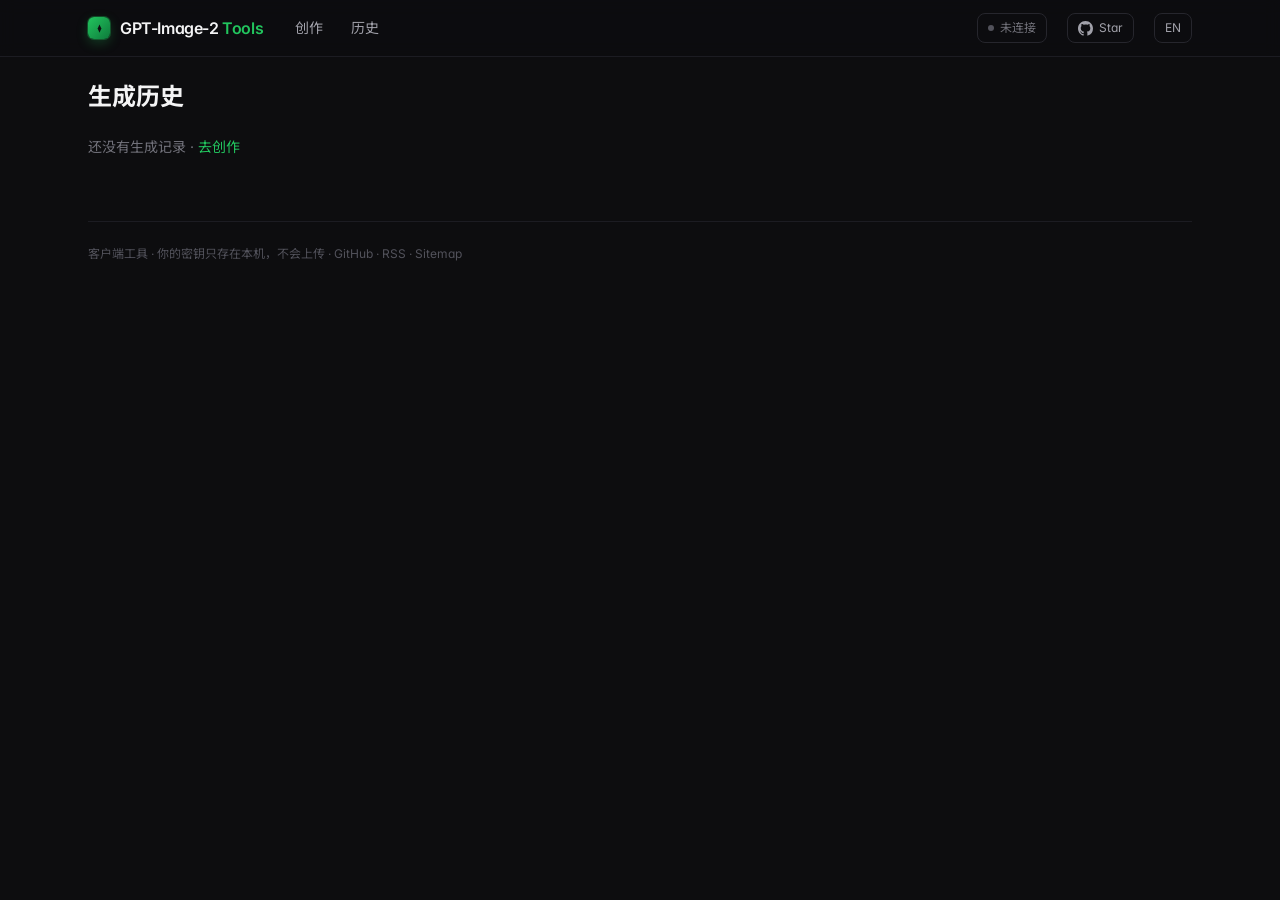
<file: gallery/index.html>
<!DOCTYPE html><html lang="zh-CN"> <head><meta charset="utf-8"><meta name="viewport" content="width=device-width, initial-scale=1, viewport-fit=cover"><title>生成历史 — GPT-Image-2 Tools</title><meta name="description" content="你在本机生成过的图像记录（仅保存在浏览器本地）。"><link rel="canonical" href="https://image.markxian.cn/gallery/"><meta property="og:type" content="website"><meta property="og:title" content="生成历史 — GPT-Image-2 Tools"><meta property="og:description" content="你在本机生成过的图像记录（仅保存在浏览器本地）。"><meta property="og:url" content="https://image.markxian.cn/gallery/"><meta property="og:image" content="https://image.markxian.cn/showcase/peaks.jpg"><meta property="og:image:width" content="1536"><meta property="og:image:height" content="1024"><meta name="twitter:card" content="summary_large_image"><meta name="twitter:image" content="https://image.markxian.cn/showcase/peaks.jpg"><link rel="preconnect" href="https://fonts.googleapis.com"><link rel="preconnect" href="https://fonts.gstatic.com" crossorigin><link href="https://fonts.googleapis.com/css2?family=Inter:wght@400;500;600;700&family=Noto+Sans+SC:wght@400;500;600;700&family=JetBrains+Mono:wght@400;500&display=swap" rel="stylesheet"><link rel="stylesheet" href="/_astro/_slug_.Czr3LsXv.css"><script type="module" src="/_astro/hoisted.HIeEhTlR.js"></script></head> <body> <header class="sticky top-0 z-30 border-b border-linesoft bg-ink/80 backdrop-blur"> <div class="mx-auto flex h-14 max-w-6xl items-center gap-5 px-4 sm:px-6"> <a href="/" class="flex items-center gap-2.5"> <span class="flex h-[22px] w-[22px] items-center justify-center rounded-md" style="background:linear-gradient(135deg,#22c55e,#0e7a3b);box-shadow:0 0 0 1px rgba(34,197,94,.3),0 4px 12px rgba(34,197,94,.25)"> <svg width="11" height="11" viewBox="0 0 12 12" fill="none"><path d="M6 1.5 L8 6 L6 10.5 L4 6 Z" fill="#0d0d0f"></path></svg> </span> <span class="font-semibold tracking-tight">GPT-Image-2 <span class="text-grass">Tools</span></span> </a> <nav class="flex gap-1 text-sm"> <a href="/" data-i18n="nav.create" class="rounded-lg px-3 py-1.5 transition text-fg2 hover:bg-panel2"> 创作 </a><a href="/gallery" data-i18n="nav.history" class="rounded-lg px-3 py-1.5 transition text-fg2 hover:bg-panel2"> 历史 </a> </nav> <div class="flex-1"></div> <div class="hidden items-center gap-1.5 rounded-lg border border-line px-2.5 py-1.5 text-xs text-mut sm:flex" id="conn-pill"> <span class="h-1.5 w-1.5 rounded-full bg-mut2"></span> <span>未连接</span> </div> <a href="https://github.com/xianjianlf2/gpt-image-2-tools" target="_blank" rel="noopener" title="Star on GitHub" aria-label="GitHub" class="flex items-center gap-1.5 rounded-lg border border-line px-2.5 py-1.5 text-xs text-fg2 transition hover:border-[#3a3a44] hover:text-fg"> <svg width="15" height="15" viewBox="0 0 16 16" fill="currentColor" aria-hidden="true"><path d="M8 0C3.58 0 0 3.58 0 8c0 3.54 2.29 6.53 5.47 7.59.4.07.55-.17.55-.38 0-.19-.01-.82-.01-1.49-2.01.37-2.53-.49-2.69-.94-.09-.23-.48-.94-.82-1.13-.28-.15-.68-.52-.01-.53.63-.01 1.08.58 1.23.82.72 1.21 1.87.87 2.33.66.07-.52.28-.87.51-1.07-1.78-.2-3.64-.89-3.64-3.95 0-.87.31-1.59.82-2.15-.08-.2-.36-1.02.08-2.12 0 0 .67-.21 2.2.82a7.6 7.6 0 0 1 2-.27c.68 0 1.36.09 2 .27 1.53-1.04 2.2-.82 2.2-.82.44 1.1.16 1.92.08 2.12.51.56.82 1.27.82 2.15 0 3.07-1.87 3.75-3.65 3.95.29.25.54.73.54 1.48 0 1.07-.01 1.93-.01 2.2 0 .21.15.46.55.38A8.01 8.01 0 0 0 16 8c0-4.42-3.58-8-8-8z"></path></svg> <span class="hidden sm:inline">Star</span> </a> <style>astro-island,astro-slot,astro-static-slot{display:contents}</style><script>(()=>{var e=async t=>{await(await t())()};(self.Astro||(self.Astro={})).load=e;window.dispatchEvent(new Event("astro:load"));})();;(()=>{var A=Object.defineProperty;var g=(i,o,a)=>o in i?A(i,o,{enumerable:!0,configurable:!0,writable:!0,value:a}):i[o]=a;var d=(i,o,a)=>g(i,typeof o!="symbol"?o+"":o,a);{let i={0:t=>m(t),1:t=>a(t),2:t=>new RegExp(t),3:t=>new Date(t),4:t=>new Map(a(t)),5:t=>new Set(a(t)),6:t=>BigInt(t),7:t=>new URL(t),8:t=>new Uint8Array(t),9:t=>new Uint16Array(t),10:t=>new Uint32Array(t),11:t=>1/0*t},o=t=>{let[l,e]=t;return l in i?i[l](e):void 0},a=t=>t.map(o),m=t=>typeof t!="object"||t===null?t:Object.fromEntries(Object.entries(t).map(([l,e])=>[l,o(e)]));class y extends HTMLElement{constructor(){super(...arguments);d(this,"Component");d(this,"hydrator");d(this,"hydrate",async()=>{var b;if(!this.hydrator||!this.isConnected)return;let e=(b=this.parentElement)==null?void 0:b.closest("astro-island[ssr]");if(e){e.addEventListener("astro:hydrate",this.hydrate,{once:!0});return}let c=this.querySelectorAll("astro-slot"),n={},h=this.querySelectorAll("template[data-astro-template]");for(let r of h){let s=r.closest(this.tagName);s!=null&&s.isSameNode(this)&&(n[r.getAttribute("data-astro-template")||"default"]=r.innerHTML,r.remove())}for(let r of c){let s=r.closest(this.tagName);s!=null&&s.isSameNode(this)&&(n[r.getAttribute("name")||"default"]=r.innerHTML)}let p;try{p=this.hasAttribute("props")?m(JSON.parse(this.getAttribute("props"))):{}}catch(r){let s=this.getAttribute("component-url")||"<unknown>",v=this.getAttribute("component-export");throw v&&(s+=` (export ${v})`),console.error(`[hydrate] Error parsing props for component ${s}`,this.getAttribute("props"),r),r}let u;await this.hydrator(this)(this.Component,p,n,{client:this.getAttribute("client")}),this.removeAttribute("ssr"),this.dispatchEvent(new CustomEvent("astro:hydrate"))});d(this,"unmount",()=>{this.isConnected||this.dispatchEvent(new CustomEvent("astro:unmount"))})}disconnectedCallback(){document.removeEventListener("astro:after-swap",this.unmount),document.addEventListener("astro:after-swap",this.unmount,{once:!0})}connectedCallback(){if(!this.hasAttribute("await-children")||document.readyState==="interactive"||document.readyState==="complete")this.childrenConnectedCallback();else{let e=()=>{document.removeEventListener("DOMContentLoaded",e),c.disconnect(),this.childrenConnectedCallback()},c=new MutationObserver(()=>{var n;((n=this.lastChild)==null?void 0:n.nodeType)===Node.COMMENT_NODE&&this.lastChild.nodeValue==="astro:end"&&(this.lastChild.remove(),e())});c.observe(this,{childList:!0}),document.addEventListener("DOMContentLoaded",e)}}async childrenConnectedCallback(){let e=this.getAttribute("before-hydration-url");e&&await import(e),this.start()}async start(){let e=JSON.parse(this.getAttribute("opts")),c=this.getAttribute("client");if(Astro[c]===void 0){window.addEventListener(`astro:${c}`,()=>this.start(),{once:!0});return}try{await Astro[c](async()=>{let n=this.getAttribute("renderer-url"),[h,{default:p}]=await Promise.all([import(this.getAttribute("component-url")),n?import(n):()=>()=>{}]),u=this.getAttribute("component-export")||"default";if(!u.includes("."))this.Component=h[u];else{this.Component=h;for(let f of u.split("."))this.Component=this.Component[f]}return this.hydrator=p,this.hydrate},e,this)}catch(n){console.error(`[astro-island] Error hydrating ${this.getAttribute("component-url")}`,n)}}attributeChangedCallback(){this.hydrate()}}d(y,"observedAttributes",["props"]),customElements.get("astro-island")||customElements.define("astro-island",y)}})();</script><astro-island uid="ZN1GRr" prefix="r0" component-url="/_astro/LangToggle.Bav_0a9q.js" component-export="default" renderer-url="/_astro/client.DrE9CFQR.js" props="{}" ssr="" client="load" opts="{&quot;name&quot;:&quot;LangToggle&quot;,&quot;value&quot;:true}" await-children=""><button class="rounded-lg border border-line px-2.5 py-1.5 text-xs text-fg2 transition hover:border-[#3a3a44] hover:text-fg" title="中 / EN">EN</button><!--astro:end--></astro-island> </div> </header> <main class="mx-auto max-w-6xl px-4 py-6 sm:px-6">  <h1 class="mb-6 text-2xl font-bold" data-i18n="gallery.title">生成历史</h1> <script>(()=>{var e=async t=>{await(await t())()};(self.Astro||(self.Astro={})).only=e;window.dispatchEvent(new Event("astro:only"));})();</script><astro-island uid="1m5HVg" component-url="/_astro/GalleryView.EbH54QIj.js" component-export="default" renderer-url="/_astro/client.DrE9CFQR.js" props="{}" ssr="" client="only" opts="{&quot;name&quot;:&quot;GalleryView&quot;,&quot;value&quot;:&quot;react&quot;}"></astro-island>  <footer class="mt-16 border-t border-linesoft pt-6 text-xs text-mut2"> <span data-i18n="footer.note">客户端工具 · 你的密钥只存在本机，不会上传</span> ·
<a href="https://github.com/xianjianlf2/gpt-image-2-tools" target="_blank" rel="noopener" class="hover:text-fg2">GitHub</a> ·
<a href="/rss.xml" class="hover:text-fg2">RSS</a> ·
<a href="/sitemap.xml" class="hover:text-fg2">Sitemap</a> </footer> </main>  <!-- Cloudflare Web Analytics（无 Cookie，仅匿名访问统计）·原样注入避免属性转义。
         token=image.markxian.cn 专属 site（仅本子域，与 zone 自动统计分开）。
         旧 token 0076769c 在本账号无任何数据（疑似属于别的 CF 账号），已弃用。 --> <script defer src='https://static.cloudflareinsights.com/beacon.min.js' data-cf-beacon='{"token": "2cf208e5455a4471b5e7d77f564bc8fc"}'></script> </body></html>
</file>
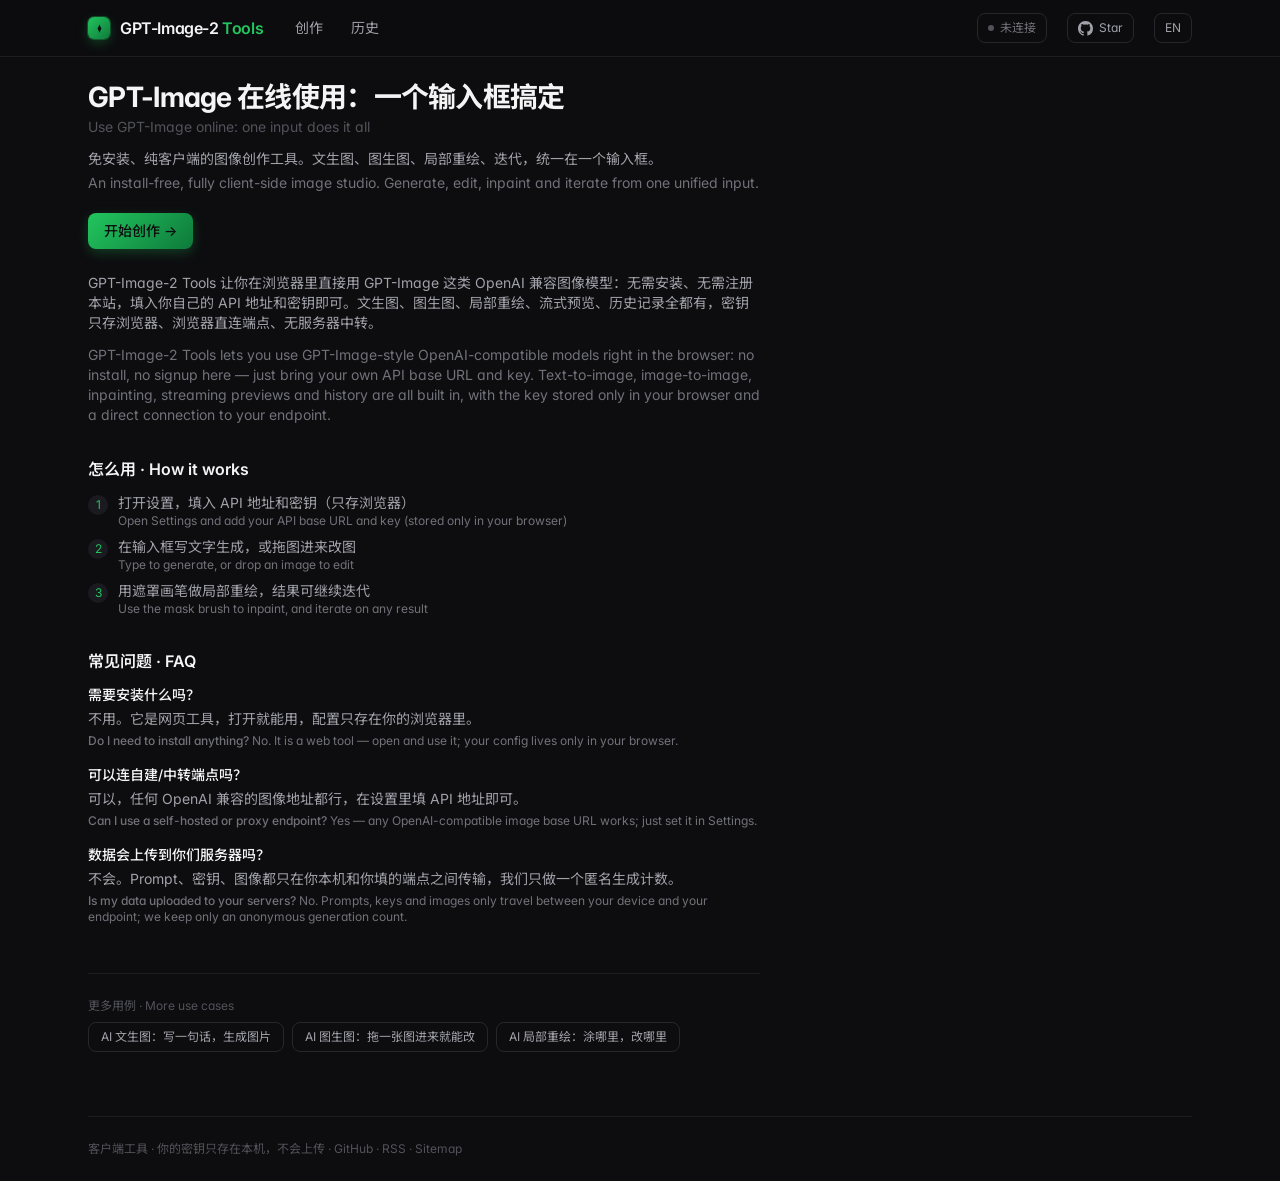
<file: gpt-image-online/index.html>
<!DOCTYPE html><html lang="zh-CN"> <head><meta charset="utf-8"><meta name="viewport" content="width=device-width, initial-scale=1, viewport-fit=cover"><title>GPT-Image 在线使用 · 免安装的图像生成工具 — GPT-Image-2 Tools</title><meta name="description" content="在线使用 GPT-Image / OpenAI 兼容图像模型：文生图、图生图、局部重绘一个输入框搞定。免安装、纯客户端，密钥只存浏览器永不离开本机。"><link rel="canonical" href="https://image.markxian.cn/gpt-image-online/"><meta property="og:type" content="website"><meta property="og:title" content="GPT-Image 在线使用 · 免安装的图像生成工具 — GPT-Image-2 Tools"><meta property="og:description" content="在线使用 GPT-Image / OpenAI 兼容图像模型：文生图、图生图、局部重绘一个输入框搞定。免安装、纯客户端，密钥只存浏览器永不离开本机。"><meta property="og:url" content="https://image.markxian.cn/gpt-image-online/"><meta property="og:image" content="https://image.markxian.cn/showcase/peaks.jpg"><meta property="og:image:width" content="1536"><meta property="og:image:height" content="1024"><meta name="twitter:card" content="summary_large_image"><meta name="twitter:image" content="https://image.markxian.cn/showcase/peaks.jpg"><link rel="preconnect" href="https://fonts.googleapis.com"><link rel="preconnect" href="https://fonts.gstatic.com" crossorigin><link href="https://fonts.googleapis.com/css2?family=Inter:wght@400;500;600;700&family=Noto+Sans+SC:wght@400;500;600;700&family=JetBrains+Mono:wght@400;500&display=swap" rel="stylesheet"><link rel="stylesheet" href="/_astro/_slug_.Czr3LsXv.css"><script type="module" src="/_astro/hoisted.HIeEhTlR.js"></script></head> <body> <header class="sticky top-0 z-30 border-b border-linesoft bg-ink/80 backdrop-blur"> <div class="mx-auto flex h-14 max-w-6xl items-center gap-5 px-4 sm:px-6"> <a href="/" class="flex items-center gap-2.5"> <span class="flex h-[22px] w-[22px] items-center justify-center rounded-md" style="background:linear-gradient(135deg,#22c55e,#0e7a3b);box-shadow:0 0 0 1px rgba(34,197,94,.3),0 4px 12px rgba(34,197,94,.25)"> <svg width="11" height="11" viewBox="0 0 12 12" fill="none"><path d="M6 1.5 L8 6 L6 10.5 L4 6 Z" fill="#0d0d0f"></path></svg> </span> <span class="font-semibold tracking-tight">GPT-Image-2 <span class="text-grass">Tools</span></span> </a> <nav class="flex gap-1 text-sm"> <a href="/" data-i18n="nav.create" class="rounded-lg px-3 py-1.5 transition text-fg2 hover:bg-panel2"> 创作 </a><a href="/gallery" data-i18n="nav.history" class="rounded-lg px-3 py-1.5 transition text-fg2 hover:bg-panel2"> 历史 </a> </nav> <div class="flex-1"></div> <div class="hidden items-center gap-1.5 rounded-lg border border-line px-2.5 py-1.5 text-xs text-mut sm:flex" id="conn-pill"> <span class="h-1.5 w-1.5 rounded-full bg-mut2"></span> <span>未连接</span> </div> <a href="https://github.com/xianjianlf2/gpt-image-2-tools" target="_blank" rel="noopener" title="Star on GitHub" aria-label="GitHub" class="flex items-center gap-1.5 rounded-lg border border-line px-2.5 py-1.5 text-xs text-fg2 transition hover:border-[#3a3a44] hover:text-fg"> <svg width="15" height="15" viewBox="0 0 16 16" fill="currentColor" aria-hidden="true"><path d="M8 0C3.58 0 0 3.58 0 8c0 3.54 2.29 6.53 5.47 7.59.4.07.55-.17.55-.38 0-.19-.01-.82-.01-1.49-2.01.37-2.53-.49-2.69-.94-.09-.23-.48-.94-.82-1.13-.28-.15-.68-.52-.01-.53.63-.01 1.08.58 1.23.82.72 1.21 1.87.87 2.33.66.07-.52.28-.87.51-1.07-1.78-.2-3.64-.89-3.64-3.95 0-.87.31-1.59.82-2.15-.08-.2-.36-1.02.08-2.12 0 0 .67-.21 2.2.82a7.6 7.6 0 0 1 2-.27c.68 0 1.36.09 2 .27 1.53-1.04 2.2-.82 2.2-.82.44 1.1.16 1.92.08 2.12.51.56.82 1.27.82 2.15 0 3.07-1.87 3.75-3.65 3.95.29.25.54.73.54 1.48 0 1.07-.01 1.93-.01 2.2 0 .21.15.46.55.38A8.01 8.01 0 0 0 16 8c0-4.42-3.58-8-8-8z"></path></svg> <span class="hidden sm:inline">Star</span> </a> <style>astro-island,astro-slot,astro-static-slot{display:contents}</style><script>(()=>{var e=async t=>{await(await t())()};(self.Astro||(self.Astro={})).load=e;window.dispatchEvent(new Event("astro:load"));})();;(()=>{var A=Object.defineProperty;var g=(i,o,a)=>o in i?A(i,o,{enumerable:!0,configurable:!0,writable:!0,value:a}):i[o]=a;var d=(i,o,a)=>g(i,typeof o!="symbol"?o+"":o,a);{let i={0:t=>m(t),1:t=>a(t),2:t=>new RegExp(t),3:t=>new Date(t),4:t=>new Map(a(t)),5:t=>new Set(a(t)),6:t=>BigInt(t),7:t=>new URL(t),8:t=>new Uint8Array(t),9:t=>new Uint16Array(t),10:t=>new Uint32Array(t),11:t=>1/0*t},o=t=>{let[l,e]=t;return l in i?i[l](e):void 0},a=t=>t.map(o),m=t=>typeof t!="object"||t===null?t:Object.fromEntries(Object.entries(t).map(([l,e])=>[l,o(e)]));class y extends HTMLElement{constructor(){super(...arguments);d(this,"Component");d(this,"hydrator");d(this,"hydrate",async()=>{var b;if(!this.hydrator||!this.isConnected)return;let e=(b=this.parentElement)==null?void 0:b.closest("astro-island[ssr]");if(e){e.addEventListener("astro:hydrate",this.hydrate,{once:!0});return}let c=this.querySelectorAll("astro-slot"),n={},h=this.querySelectorAll("template[data-astro-template]");for(let r of h){let s=r.closest(this.tagName);s!=null&&s.isSameNode(this)&&(n[r.getAttribute("data-astro-template")||"default"]=r.innerHTML,r.remove())}for(let r of c){let s=r.closest(this.tagName);s!=null&&s.isSameNode(this)&&(n[r.getAttribute("name")||"default"]=r.innerHTML)}let p;try{p=this.hasAttribute("props")?m(JSON.parse(this.getAttribute("props"))):{}}catch(r){let s=this.getAttribute("component-url")||"<unknown>",v=this.getAttribute("component-export");throw v&&(s+=` (export ${v})`),console.error(`[hydrate] Error parsing props for component ${s}`,this.getAttribute("props"),r),r}let u;await this.hydrator(this)(this.Component,p,n,{client:this.getAttribute("client")}),this.removeAttribute("ssr"),this.dispatchEvent(new CustomEvent("astro:hydrate"))});d(this,"unmount",()=>{this.isConnected||this.dispatchEvent(new CustomEvent("astro:unmount"))})}disconnectedCallback(){document.removeEventListener("astro:after-swap",this.unmount),document.addEventListener("astro:after-swap",this.unmount,{once:!0})}connectedCallback(){if(!this.hasAttribute("await-children")||document.readyState==="interactive"||document.readyState==="complete")this.childrenConnectedCallback();else{let e=()=>{document.removeEventListener("DOMContentLoaded",e),c.disconnect(),this.childrenConnectedCallback()},c=new MutationObserver(()=>{var n;((n=this.lastChild)==null?void 0:n.nodeType)===Node.COMMENT_NODE&&this.lastChild.nodeValue==="astro:end"&&(this.lastChild.remove(),e())});c.observe(this,{childList:!0}),document.addEventListener("DOMContentLoaded",e)}}async childrenConnectedCallback(){let e=this.getAttribute("before-hydration-url");e&&await import(e),this.start()}async start(){let e=JSON.parse(this.getAttribute("opts")),c=this.getAttribute("client");if(Astro[c]===void 0){window.addEventListener(`astro:${c}`,()=>this.start(),{once:!0});return}try{await Astro[c](async()=>{let n=this.getAttribute("renderer-url"),[h,{default:p}]=await Promise.all([import(this.getAttribute("component-url")),n?import(n):()=>()=>{}]),u=this.getAttribute("component-export")||"default";if(!u.includes("."))this.Component=h[u];else{this.Component=h;for(let f of u.split("."))this.Component=this.Component[f]}return this.hydrator=p,this.hydrate},e,this)}catch(n){console.error(`[astro-island] Error hydrating ${this.getAttribute("component-url")}`,n)}}attributeChangedCallback(){this.hydrate()}}d(y,"observedAttributes",["props"]),customElements.get("astro-island")||customElements.define("astro-island",y)}})();</script><astro-island uid="ZN1GRr" prefix="r0" component-url="/_astro/LangToggle.Bav_0a9q.js" component-export="default" renderer-url="/_astro/client.DrE9CFQR.js" props="{}" ssr="" client="load" opts="{&quot;name&quot;:&quot;LangToggle&quot;,&quot;value&quot;:true}" await-children=""><button class="rounded-lg border border-line px-2.5 py-1.5 text-xs text-fg2 transition hover:border-[#3a3a44] hover:text-fg" title="中 / EN">EN</button><!--astro:end--></astro-island> </div> </header> <main class="mx-auto max-w-6xl px-4 py-6 sm:px-6">  <script type="application/ld+json">{"@context":"https://schema.org","@graph":[{"@type":"SoftwareApplication","name":"GPT-Image-2 Tools","applicationCategory":"MultimediaApplication","operatingSystem":"Web","url":"https://image.markxian.cn/gpt-image-online","offers":{"@type":"Offer","price":"0","priceCurrency":"USD"},"description":"在线使用 GPT-Image / OpenAI 兼容图像模型：文生图、图生图、局部重绘一个输入框搞定。免安装、纯客户端，密钥只存浏览器永不离开本机。"},{"@type":"FAQPage","mainEntity":[{"@type":"Question","name":"需要安装什么吗？","acceptedAnswer":{"@type":"Answer","text":"不用。它是网页工具，打开就能用，配置只存在你的浏览器里。"}},{"@type":"Question","name":"可以连自建/中转端点吗？","acceptedAnswer":{"@type":"Answer","text":"可以，任何 OpenAI 兼容的图像地址都行，在设置里填 API 地址即可。"}},{"@type":"Question","name":"数据会上传到你们服务器吗？","acceptedAnswer":{"@type":"Answer","text":"不会。Prompt、密钥、图像都只在你本机和你填的端点之间传输，我们只做一个匿名生成计数。"}}]}]}</script> <article class="max-w-2xl"> <header class="mb-6"> <h1 class="text-2xl font-bold tracking-tight sm:text-[28px]">GPT-Image 在线使用：一个输入框搞定</h1> <p class="mt-1 text-sm text-mut2">Use GPT-Image online: one input does it all</p> <p class="mt-3 text-sm text-fg2">免安装、纯客户端的图像创作工具。文生图、图生图、局部重绘、迭代，统一在一个输入框。</p> <p class="mt-1 text-sm text-mut">An install-free, fully client-side image studio. Generate, edit, inpaint and iterate from one unified input.</p> <a href="/" class="mt-5 inline-flex items-center gap-1.5 rounded-lg px-4 py-2 text-sm font-medium text-ink transition" style="background:linear-gradient(135deg,#22c55e,#0e7a3b);box-shadow:0 4px 12px rgba(34,197,94,.25)"> <span data-i18n="landing.cta">开始创作 →</span> </a> </header> <section class="space-y-3 text-sm text-fg2"> <p>GPT-Image-2 Tools 让你在浏览器里直接用 GPT-Image 这类 OpenAI 兼容图像模型：无需安装、无需注册本站，填入你自己的 API 地址和密钥即可。文生图、图生图、局部重绘、流式预览、历史记录全都有，密钥只存浏览器、浏览器直连端点、无服务器中转。</p> <p class="text-mut">GPT-Image-2 Tools lets you use GPT-Image-style OpenAI-compatible models right in the browser: no install, no signup here — just bring your own API base URL and key. Text-to-image, image-to-image, inpainting, streaming previews and history are all built in, with the key stored only in your browser and a direct connection to your endpoint.</p> </section> <section class="mt-8"> <h2 class="text-base font-semibold text-fg">怎么用 · How it works</h2> <ol class="mt-3 space-y-2 text-sm text-fg2"> <li class="flex gap-2.5"> <span class="mt-0.5 flex h-5 w-5 shrink-0 items-center justify-center rounded-full bg-panel2 text-xs text-grass"> 1 </span> <span> 打开设置，填入 API 地址和密钥（只存浏览器） <span class="block text-xs text-mut">Open Settings and add your API base URL and key (stored only in your browser)</span> </span> </li><li class="flex gap-2.5"> <span class="mt-0.5 flex h-5 w-5 shrink-0 items-center justify-center rounded-full bg-panel2 text-xs text-grass"> 2 </span> <span> 在输入框写文字生成，或拖图进来改图 <span class="block text-xs text-mut">Type to generate, or drop an image to edit</span> </span> </li><li class="flex gap-2.5"> <span class="mt-0.5 flex h-5 w-5 shrink-0 items-center justify-center rounded-full bg-panel2 text-xs text-grass"> 3 </span> <span> 用遮罩画笔做局部重绘，结果可继续迭代 <span class="block text-xs text-mut">Use the mask brush to inpaint, and iterate on any result</span> </span> </li> </ol> </section> <section class="mt-8"> <h2 class="text-base font-semibold text-fg">常见问题 · FAQ</h2> <div class="mt-3 space-y-4"> <div> <h3 class="text-sm font-medium text-fg">需要安装什么吗？</h3> <p class="mt-1 text-sm text-fg2">不用。它是网页工具，打开就能用，配置只存在你的浏览器里。</p> <p class="mt-1 text-xs text-mut"> <span class="font-medium">Do I need to install anything?</span> No. It is a web tool — open and use it; your config lives only in your browser. </p> </div><div> <h3 class="text-sm font-medium text-fg">可以连自建/中转端点吗？</h3> <p class="mt-1 text-sm text-fg2">可以，任何 OpenAI 兼容的图像地址都行，在设置里填 API 地址即可。</p> <p class="mt-1 text-xs text-mut"> <span class="font-medium">Can I use a self-hosted or proxy endpoint?</span> Yes — any OpenAI-compatible image base URL works; just set it in Settings. </p> </div><div> <h3 class="text-sm font-medium text-fg">数据会上传到你们服务器吗？</h3> <p class="mt-1 text-sm text-fg2">不会。Prompt、密钥、图像都只在你本机和你填的端点之间传输，我们只做一个匿名生成计数。</p> <p class="mt-1 text-xs text-mut"> <span class="font-medium">Is my data uploaded to your servers?</span> No. Prompts, keys and images only travel between your device and your endpoint; we keep only an anonymous generation count. </p> </div> </div> </section> <nav class="mt-12 border-t border-linesoft pt-6"> <p class="text-xs text-mut2">更多用例 · More use cases</p> <div class="mt-2 flex flex-wrap gap-2"> <a href="/text-to-image" class="rounded-lg border border-line px-3 py-1.5 text-xs text-fg2 transition hover:border-[#3a3a44] hover:text-fg"> AI 文生图：写一句话，生成图片 </a><a href="/image-to-image" class="rounded-lg border border-line px-3 py-1.5 text-xs text-fg2 transition hover:border-[#3a3a44] hover:text-fg"> AI 图生图：拖一张图进来就能改 </a><a href="/inpaint" class="rounded-lg border border-line px-3 py-1.5 text-xs text-fg2 transition hover:border-[#3a3a44] hover:text-fg"> AI 局部重绘：涂哪里，改哪里 </a> </div> </nav> </article>  <footer class="mt-16 border-t border-linesoft pt-6 text-xs text-mut2"> <span data-i18n="footer.note">客户端工具 · 你的密钥只存在本机，不会上传</span> ·
<a href="https://github.com/xianjianlf2/gpt-image-2-tools" target="_blank" rel="noopener" class="hover:text-fg2">GitHub</a> ·
<a href="/rss.xml" class="hover:text-fg2">RSS</a> ·
<a href="/sitemap.xml" class="hover:text-fg2">Sitemap</a> </footer> </main>  <!-- Cloudflare Web Analytics（无 Cookie，仅匿名访问统计）·原样注入避免属性转义。
         token=image.markxian.cn 专属 site（仅本子域，与 zone 自动统计分开）。
         旧 token 0076769c 在本账号无任何数据（疑似属于别的 CF 账号），已弃用。 --> <script defer src='https://static.cloudflareinsights.com/beacon.min.js' data-cf-beacon='{"token": "2cf208e5455a4471b5e7d77f564bc8fc"}'></script> </body></html>
</file>
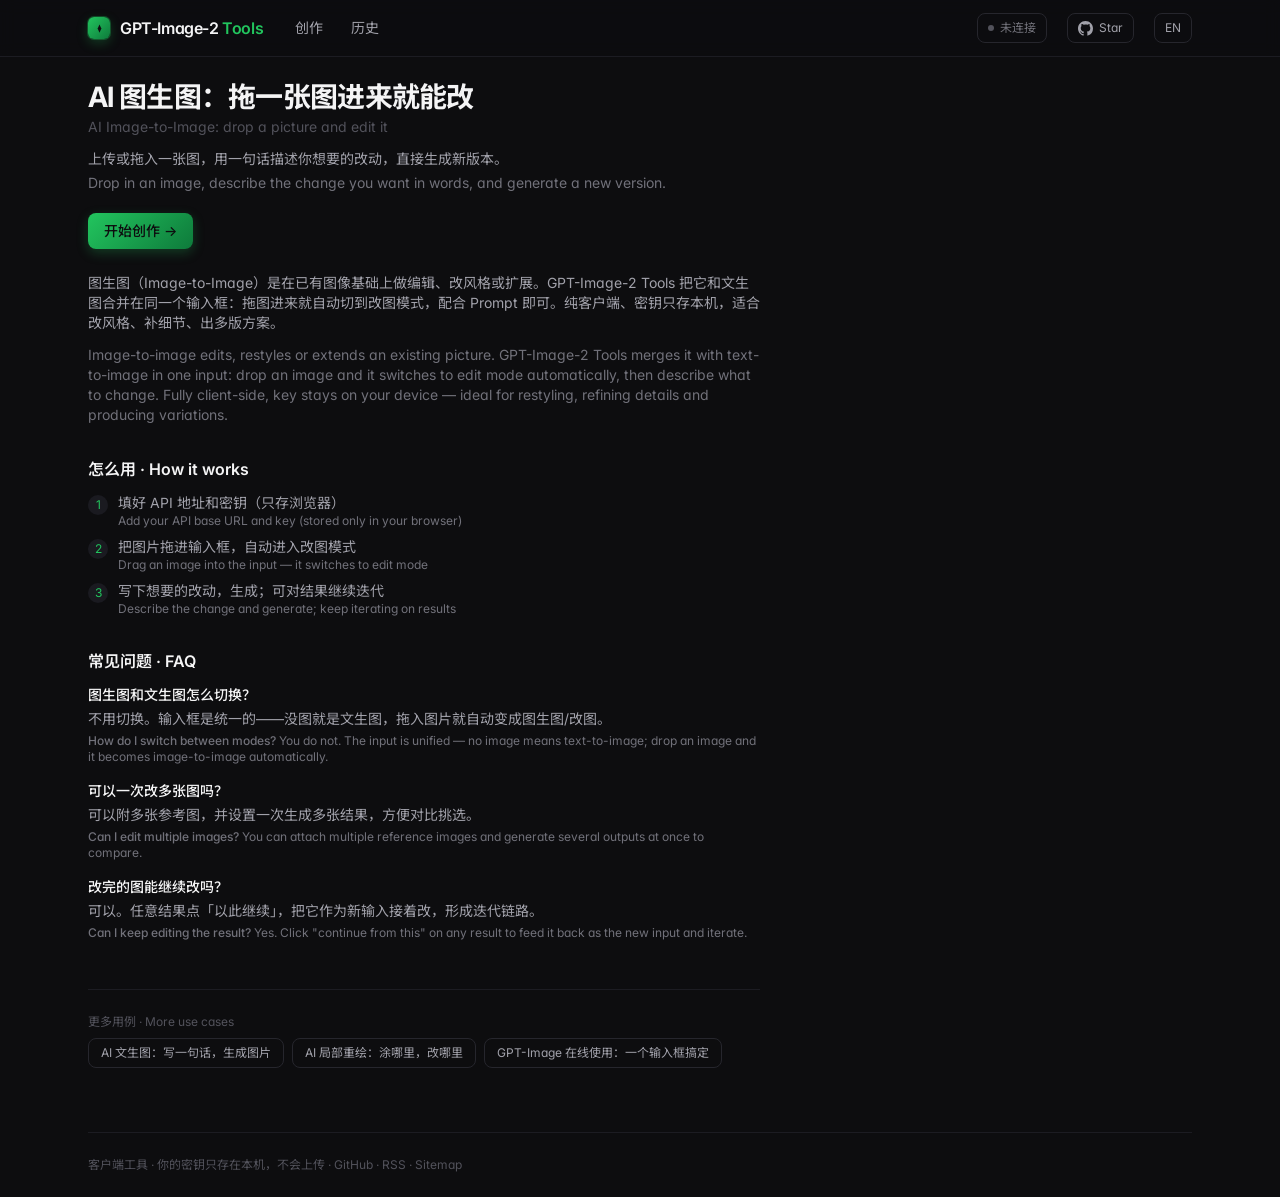
<file: image-to-image/index.html>
<!DOCTYPE html><html lang="zh-CN"> <head><meta charset="utf-8"><meta name="viewport" content="width=device-width, initial-scale=1, viewport-fit=cover"><title>AI 图生图 / 在线改图工具 · 拖图就能改 — GPT-Image-2 Tools</title><meta name="description" content="在线 AI 图生图（image-to-image）：拖一张图进来，用文字描述就能改风格、改细节、扩展画面。BYOK 纯客户端，密钥只存浏览器。"><link rel="canonical" href="https://image.markxian.cn/image-to-image/"><meta property="og:type" content="website"><meta property="og:title" content="AI 图生图 / 在线改图工具 · 拖图就能改 — GPT-Image-2 Tools"><meta property="og:description" content="在线 AI 图生图（image-to-image）：拖一张图进来，用文字描述就能改风格、改细节、扩展画面。BYOK 纯客户端，密钥只存浏览器。"><meta property="og:url" content="https://image.markxian.cn/image-to-image/"><meta property="og:image" content="https://image.markxian.cn/showcase/peaks.jpg"><meta property="og:image:width" content="1536"><meta property="og:image:height" content="1024"><meta name="twitter:card" content="summary_large_image"><meta name="twitter:image" content="https://image.markxian.cn/showcase/peaks.jpg"><link rel="preconnect" href="https://fonts.googleapis.com"><link rel="preconnect" href="https://fonts.gstatic.com" crossorigin><link href="https://fonts.googleapis.com/css2?family=Inter:wght@400;500;600;700&family=Noto+Sans+SC:wght@400;500;600;700&family=JetBrains+Mono:wght@400;500&display=swap" rel="stylesheet"><link rel="stylesheet" href="/_astro/_slug_.Czr3LsXv.css"><script type="module" src="/_astro/hoisted.HIeEhTlR.js"></script></head> <body> <header class="sticky top-0 z-30 border-b border-linesoft bg-ink/80 backdrop-blur"> <div class="mx-auto flex h-14 max-w-6xl items-center gap-5 px-4 sm:px-6"> <a href="/" class="flex items-center gap-2.5"> <span class="flex h-[22px] w-[22px] items-center justify-center rounded-md" style="background:linear-gradient(135deg,#22c55e,#0e7a3b);box-shadow:0 0 0 1px rgba(34,197,94,.3),0 4px 12px rgba(34,197,94,.25)"> <svg width="11" height="11" viewBox="0 0 12 12" fill="none"><path d="M6 1.5 L8 6 L6 10.5 L4 6 Z" fill="#0d0d0f"></path></svg> </span> <span class="font-semibold tracking-tight">GPT-Image-2 <span class="text-grass">Tools</span></span> </a> <nav class="flex gap-1 text-sm"> <a href="/" data-i18n="nav.create" class="rounded-lg px-3 py-1.5 transition text-fg2 hover:bg-panel2"> 创作 </a><a href="/gallery" data-i18n="nav.history" class="rounded-lg px-3 py-1.5 transition text-fg2 hover:bg-panel2"> 历史 </a> </nav> <div class="flex-1"></div> <div class="hidden items-center gap-1.5 rounded-lg border border-line px-2.5 py-1.5 text-xs text-mut sm:flex" id="conn-pill"> <span class="h-1.5 w-1.5 rounded-full bg-mut2"></span> <span>未连接</span> </div> <a href="https://github.com/xianjianlf2/gpt-image-2-tools" target="_blank" rel="noopener" title="Star on GitHub" aria-label="GitHub" class="flex items-center gap-1.5 rounded-lg border border-line px-2.5 py-1.5 text-xs text-fg2 transition hover:border-[#3a3a44] hover:text-fg"> <svg width="15" height="15" viewBox="0 0 16 16" fill="currentColor" aria-hidden="true"><path d="M8 0C3.58 0 0 3.58 0 8c0 3.54 2.29 6.53 5.47 7.59.4.07.55-.17.55-.38 0-.19-.01-.82-.01-1.49-2.01.37-2.53-.49-2.69-.94-.09-.23-.48-.94-.82-1.13-.28-.15-.68-.52-.01-.53.63-.01 1.08.58 1.23.82.72 1.21 1.87.87 2.33.66.07-.52.28-.87.51-1.07-1.78-.2-3.64-.89-3.64-3.95 0-.87.31-1.59.82-2.15-.08-.2-.36-1.02.08-2.12 0 0 .67-.21 2.2.82a7.6 7.6 0 0 1 2-.27c.68 0 1.36.09 2 .27 1.53-1.04 2.2-.82 2.2-.82.44 1.1.16 1.92.08 2.12.51.56.82 1.27.82 2.15 0 3.07-1.87 3.75-3.65 3.95.29.25.54.73.54 1.48 0 1.07-.01 1.93-.01 2.2 0 .21.15.46.55.38A8.01 8.01 0 0 0 16 8c0-4.42-3.58-8-8-8z"></path></svg> <span class="hidden sm:inline">Star</span> </a> <style>astro-island,astro-slot,astro-static-slot{display:contents}</style><script>(()=>{var e=async t=>{await(await t())()};(self.Astro||(self.Astro={})).load=e;window.dispatchEvent(new Event("astro:load"));})();;(()=>{var A=Object.defineProperty;var g=(i,o,a)=>o in i?A(i,o,{enumerable:!0,configurable:!0,writable:!0,value:a}):i[o]=a;var d=(i,o,a)=>g(i,typeof o!="symbol"?o+"":o,a);{let i={0:t=>m(t),1:t=>a(t),2:t=>new RegExp(t),3:t=>new Date(t),4:t=>new Map(a(t)),5:t=>new Set(a(t)),6:t=>BigInt(t),7:t=>new URL(t),8:t=>new Uint8Array(t),9:t=>new Uint16Array(t),10:t=>new Uint32Array(t),11:t=>1/0*t},o=t=>{let[l,e]=t;return l in i?i[l](e):void 0},a=t=>t.map(o),m=t=>typeof t!="object"||t===null?t:Object.fromEntries(Object.entries(t).map(([l,e])=>[l,o(e)]));class y extends HTMLElement{constructor(){super(...arguments);d(this,"Component");d(this,"hydrator");d(this,"hydrate",async()=>{var b;if(!this.hydrator||!this.isConnected)return;let e=(b=this.parentElement)==null?void 0:b.closest("astro-island[ssr]");if(e){e.addEventListener("astro:hydrate",this.hydrate,{once:!0});return}let c=this.querySelectorAll("astro-slot"),n={},h=this.querySelectorAll("template[data-astro-template]");for(let r of h){let s=r.closest(this.tagName);s!=null&&s.isSameNode(this)&&(n[r.getAttribute("data-astro-template")||"default"]=r.innerHTML,r.remove())}for(let r of c){let s=r.closest(this.tagName);s!=null&&s.isSameNode(this)&&(n[r.getAttribute("name")||"default"]=r.innerHTML)}let p;try{p=this.hasAttribute("props")?m(JSON.parse(this.getAttribute("props"))):{}}catch(r){let s=this.getAttribute("component-url")||"<unknown>",v=this.getAttribute("component-export");throw v&&(s+=` (export ${v})`),console.error(`[hydrate] Error parsing props for component ${s}`,this.getAttribute("props"),r),r}let u;await this.hydrator(this)(this.Component,p,n,{client:this.getAttribute("client")}),this.removeAttribute("ssr"),this.dispatchEvent(new CustomEvent("astro:hydrate"))});d(this,"unmount",()=>{this.isConnected||this.dispatchEvent(new CustomEvent("astro:unmount"))})}disconnectedCallback(){document.removeEventListener("astro:after-swap",this.unmount),document.addEventListener("astro:after-swap",this.unmount,{once:!0})}connectedCallback(){if(!this.hasAttribute("await-children")||document.readyState==="interactive"||document.readyState==="complete")this.childrenConnectedCallback();else{let e=()=>{document.removeEventListener("DOMContentLoaded",e),c.disconnect(),this.childrenConnectedCallback()},c=new MutationObserver(()=>{var n;((n=this.lastChild)==null?void 0:n.nodeType)===Node.COMMENT_NODE&&this.lastChild.nodeValue==="astro:end"&&(this.lastChild.remove(),e())});c.observe(this,{childList:!0}),document.addEventListener("DOMContentLoaded",e)}}async childrenConnectedCallback(){let e=this.getAttribute("before-hydration-url");e&&await import(e),this.start()}async start(){let e=JSON.parse(this.getAttribute("opts")),c=this.getAttribute("client");if(Astro[c]===void 0){window.addEventListener(`astro:${c}`,()=>this.start(),{once:!0});return}try{await Astro[c](async()=>{let n=this.getAttribute("renderer-url"),[h,{default:p}]=await Promise.all([import(this.getAttribute("component-url")),n?import(n):()=>()=>{}]),u=this.getAttribute("component-export")||"default";if(!u.includes("."))this.Component=h[u];else{this.Component=h;for(let f of u.split("."))this.Component=this.Component[f]}return this.hydrator=p,this.hydrate},e,this)}catch(n){console.error(`[astro-island] Error hydrating ${this.getAttribute("component-url")}`,n)}}attributeChangedCallback(){this.hydrate()}}d(y,"observedAttributes",["props"]),customElements.get("astro-island")||customElements.define("astro-island",y)}})();</script><astro-island uid="ZN1GRr" prefix="r0" component-url="/_astro/LangToggle.Bav_0a9q.js" component-export="default" renderer-url="/_astro/client.DrE9CFQR.js" props="{}" ssr="" client="load" opts="{&quot;name&quot;:&quot;LangToggle&quot;,&quot;value&quot;:true}" await-children=""><button class="rounded-lg border border-line px-2.5 py-1.5 text-xs text-fg2 transition hover:border-[#3a3a44] hover:text-fg" title="中 / EN">EN</button><!--astro:end--></astro-island> </div> </header> <main class="mx-auto max-w-6xl px-4 py-6 sm:px-6">  <script type="application/ld+json">{"@context":"https://schema.org","@graph":[{"@type":"SoftwareApplication","name":"GPT-Image-2 Tools","applicationCategory":"MultimediaApplication","operatingSystem":"Web","url":"https://image.markxian.cn/image-to-image","offers":{"@type":"Offer","price":"0","priceCurrency":"USD"},"description":"在线 AI 图生图（image-to-image）：拖一张图进来，用文字描述就能改风格、改细节、扩展画面。BYOK 纯客户端，密钥只存浏览器。"},{"@type":"FAQPage","mainEntity":[{"@type":"Question","name":"图生图和文生图怎么切换？","acceptedAnswer":{"@type":"Answer","text":"不用切换。输入框是统一的——没图就是文生图，拖入图片就自动变成图生图/改图。"}},{"@type":"Question","name":"可以一次改多张图吗？","acceptedAnswer":{"@type":"Answer","text":"可以附多张参考图，并设置一次生成多张结果，方便对比挑选。"}},{"@type":"Question","name":"改完的图能继续改吗？","acceptedAnswer":{"@type":"Answer","text":"可以。任意结果点「以此继续」，把它作为新输入接着改，形成迭代链路。"}}]}]}</script> <article class="max-w-2xl"> <header class="mb-6"> <h1 class="text-2xl font-bold tracking-tight sm:text-[28px]">AI 图生图：拖一张图进来就能改</h1> <p class="mt-1 text-sm text-mut2">AI Image-to-Image: drop a picture and edit it</p> <p class="mt-3 text-sm text-fg2">上传或拖入一张图，用一句话描述你想要的改动，直接生成新版本。</p> <p class="mt-1 text-sm text-mut">Drop in an image, describe the change you want in words, and generate a new version.</p> <a href="/" class="mt-5 inline-flex items-center gap-1.5 rounded-lg px-4 py-2 text-sm font-medium text-ink transition" style="background:linear-gradient(135deg,#22c55e,#0e7a3b);box-shadow:0 4px 12px rgba(34,197,94,.25)"> <span data-i18n="landing.cta">开始创作 →</span> </a> </header> <section class="space-y-3 text-sm text-fg2"> <p>图生图（Image-to-Image）是在已有图像基础上做编辑、改风格或扩展。GPT-Image-2 Tools 把它和文生图合并在同一个输入框：拖图进来就自动切到改图模式，配合 Prompt 即可。纯客户端、密钥只存本机，适合改风格、补细节、出多版方案。</p> <p class="text-mut">Image-to-image edits, restyles or extends an existing picture. GPT-Image-2 Tools merges it with text-to-image in one input: drop an image and it switches to edit mode automatically, then describe what to change. Fully client-side, key stays on your device — ideal for restyling, refining details and producing variations.</p> </section> <section class="mt-8"> <h2 class="text-base font-semibold text-fg">怎么用 · How it works</h2> <ol class="mt-3 space-y-2 text-sm text-fg2"> <li class="flex gap-2.5"> <span class="mt-0.5 flex h-5 w-5 shrink-0 items-center justify-center rounded-full bg-panel2 text-xs text-grass"> 1 </span> <span> 填好 API 地址和密钥（只存浏览器） <span class="block text-xs text-mut">Add your API base URL and key (stored only in your browser)</span> </span> </li><li class="flex gap-2.5"> <span class="mt-0.5 flex h-5 w-5 shrink-0 items-center justify-center rounded-full bg-panel2 text-xs text-grass"> 2 </span> <span> 把图片拖进输入框，自动进入改图模式 <span class="block text-xs text-mut">Drag an image into the input — it switches to edit mode</span> </span> </li><li class="flex gap-2.5"> <span class="mt-0.5 flex h-5 w-5 shrink-0 items-center justify-center rounded-full bg-panel2 text-xs text-grass"> 3 </span> <span> 写下想要的改动，生成；可对结果继续迭代 <span class="block text-xs text-mut">Describe the change and generate; keep iterating on results</span> </span> </li> </ol> </section> <section class="mt-8"> <h2 class="text-base font-semibold text-fg">常见问题 · FAQ</h2> <div class="mt-3 space-y-4"> <div> <h3 class="text-sm font-medium text-fg">图生图和文生图怎么切换？</h3> <p class="mt-1 text-sm text-fg2">不用切换。输入框是统一的——没图就是文生图，拖入图片就自动变成图生图/改图。</p> <p class="mt-1 text-xs text-mut"> <span class="font-medium">How do I switch between modes?</span> You do not. The input is unified — no image means text-to-image; drop an image and it becomes image-to-image automatically. </p> </div><div> <h3 class="text-sm font-medium text-fg">可以一次改多张图吗？</h3> <p class="mt-1 text-sm text-fg2">可以附多张参考图，并设置一次生成多张结果，方便对比挑选。</p> <p class="mt-1 text-xs text-mut"> <span class="font-medium">Can I edit multiple images?</span> You can attach multiple reference images and generate several outputs at once to compare. </p> </div><div> <h3 class="text-sm font-medium text-fg">改完的图能继续改吗？</h3> <p class="mt-1 text-sm text-fg2">可以。任意结果点「以此继续」，把它作为新输入接着改，形成迭代链路。</p> <p class="mt-1 text-xs text-mut"> <span class="font-medium">Can I keep editing the result?</span> Yes. Click &quot;continue from this&quot; on any result to feed it back as the new input and iterate. </p> </div> </div> </section> <nav class="mt-12 border-t border-linesoft pt-6"> <p class="text-xs text-mut2">更多用例 · More use cases</p> <div class="mt-2 flex flex-wrap gap-2"> <a href="/text-to-image" class="rounded-lg border border-line px-3 py-1.5 text-xs text-fg2 transition hover:border-[#3a3a44] hover:text-fg"> AI 文生图：写一句话，生成图片 </a><a href="/inpaint" class="rounded-lg border border-line px-3 py-1.5 text-xs text-fg2 transition hover:border-[#3a3a44] hover:text-fg"> AI 局部重绘：涂哪里，改哪里 </a><a href="/gpt-image-online" class="rounded-lg border border-line px-3 py-1.5 text-xs text-fg2 transition hover:border-[#3a3a44] hover:text-fg"> GPT-Image 在线使用：一个输入框搞定 </a> </div> </nav> </article>  <footer class="mt-16 border-t border-linesoft pt-6 text-xs text-mut2"> <span data-i18n="footer.note">客户端工具 · 你的密钥只存在本机，不会上传</span> ·
<a href="https://github.com/xianjianlf2/gpt-image-2-tools" target="_blank" rel="noopener" class="hover:text-fg2">GitHub</a> ·
<a href="/rss.xml" class="hover:text-fg2">RSS</a> ·
<a href="/sitemap.xml" class="hover:text-fg2">Sitemap</a> </footer> </main>  <!-- Cloudflare Web Analytics（无 Cookie，仅匿名访问统计）·原样注入避免属性转义。
         token=image.markxian.cn 专属 site（仅本子域，与 zone 自动统计分开）。
         旧 token 0076769c 在本账号无任何数据（疑似属于别的 CF 账号），已弃用。 --> <script defer src='https://static.cloudflareinsights.com/beacon.min.js' data-cf-beacon='{"token": "2cf208e5455a4471b5e7d77f564bc8fc"}'></script> </body></html>
</file>
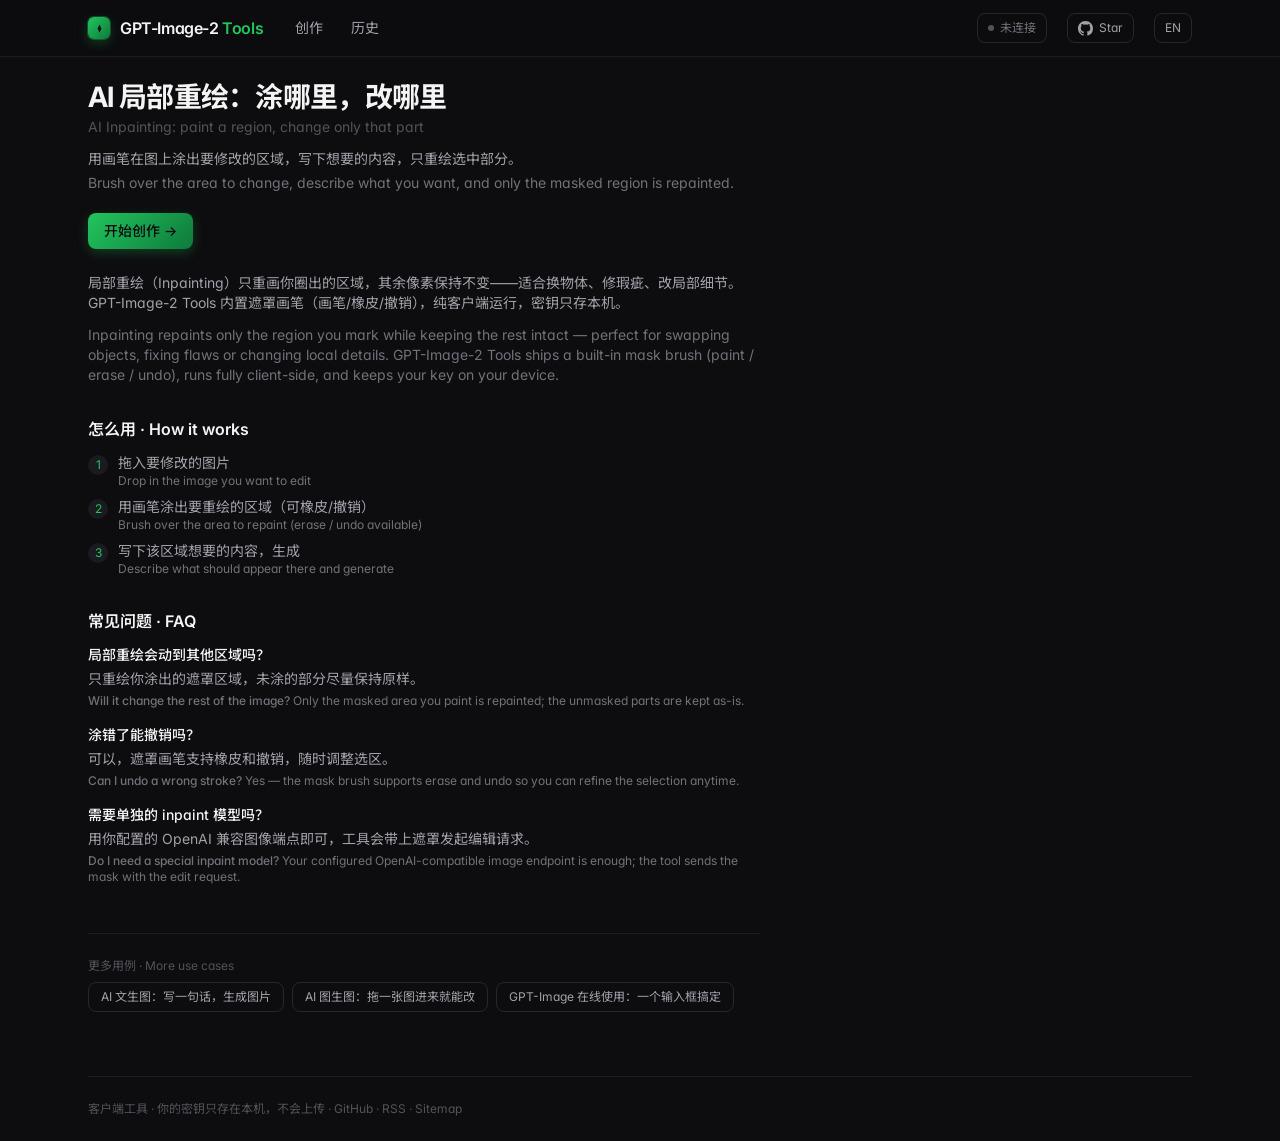
<file: inpaint/index.html>
<!DOCTYPE html><html lang="zh-CN"> <head><meta charset="utf-8"><meta name="viewport" content="width=device-width, initial-scale=1, viewport-fit=cover"><title>AI 局部重绘 / 在线 Inpaint 工具 · 涂哪改哪 — GPT-Image-2 Tools</title><meta name="description" content="在线 AI 局部重绘（inpainting）：用画笔涂出要改的区域，只重画选中部分，其余保持不变。BYOK 纯客户端，密钥只存浏览器。"><link rel="canonical" href="https://image.markxian.cn/inpaint/"><meta property="og:type" content="website"><meta property="og:title" content="AI 局部重绘 / 在线 Inpaint 工具 · 涂哪改哪 — GPT-Image-2 Tools"><meta property="og:description" content="在线 AI 局部重绘（inpainting）：用画笔涂出要改的区域，只重画选中部分，其余保持不变。BYOK 纯客户端，密钥只存浏览器。"><meta property="og:url" content="https://image.markxian.cn/inpaint/"><meta property="og:image" content="https://image.markxian.cn/showcase/peaks.jpg"><meta property="og:image:width" content="1536"><meta property="og:image:height" content="1024"><meta name="twitter:card" content="summary_large_image"><meta name="twitter:image" content="https://image.markxian.cn/showcase/peaks.jpg"><link rel="preconnect" href="https://fonts.googleapis.com"><link rel="preconnect" href="https://fonts.gstatic.com" crossorigin><link href="https://fonts.googleapis.com/css2?family=Inter:wght@400;500;600;700&family=Noto+Sans+SC:wght@400;500;600;700&family=JetBrains+Mono:wght@400;500&display=swap" rel="stylesheet"><link rel="stylesheet" href="/_astro/_slug_.Czr3LsXv.css"><script type="module" src="/_astro/hoisted.HIeEhTlR.js"></script></head> <body> <header class="sticky top-0 z-30 border-b border-linesoft bg-ink/80 backdrop-blur"> <div class="mx-auto flex h-14 max-w-6xl items-center gap-5 px-4 sm:px-6"> <a href="/" class="flex items-center gap-2.5"> <span class="flex h-[22px] w-[22px] items-center justify-center rounded-md" style="background:linear-gradient(135deg,#22c55e,#0e7a3b);box-shadow:0 0 0 1px rgba(34,197,94,.3),0 4px 12px rgba(34,197,94,.25)"> <svg width="11" height="11" viewBox="0 0 12 12" fill="none"><path d="M6 1.5 L8 6 L6 10.5 L4 6 Z" fill="#0d0d0f"></path></svg> </span> <span class="font-semibold tracking-tight">GPT-Image-2 <span class="text-grass">Tools</span></span> </a> <nav class="flex gap-1 text-sm"> <a href="/" data-i18n="nav.create" class="rounded-lg px-3 py-1.5 transition text-fg2 hover:bg-panel2"> 创作 </a><a href="/gallery" data-i18n="nav.history" class="rounded-lg px-3 py-1.5 transition text-fg2 hover:bg-panel2"> 历史 </a> </nav> <div class="flex-1"></div> <div class="hidden items-center gap-1.5 rounded-lg border border-line px-2.5 py-1.5 text-xs text-mut sm:flex" id="conn-pill"> <span class="h-1.5 w-1.5 rounded-full bg-mut2"></span> <span>未连接</span> </div> <a href="https://github.com/xianjianlf2/gpt-image-2-tools" target="_blank" rel="noopener" title="Star on GitHub" aria-label="GitHub" class="flex items-center gap-1.5 rounded-lg border border-line px-2.5 py-1.5 text-xs text-fg2 transition hover:border-[#3a3a44] hover:text-fg"> <svg width="15" height="15" viewBox="0 0 16 16" fill="currentColor" aria-hidden="true"><path d="M8 0C3.58 0 0 3.58 0 8c0 3.54 2.29 6.53 5.47 7.59.4.07.55-.17.55-.38 0-.19-.01-.82-.01-1.49-2.01.37-2.53-.49-2.69-.94-.09-.23-.48-.94-.82-1.13-.28-.15-.68-.52-.01-.53.63-.01 1.08.58 1.23.82.72 1.21 1.87.87 2.33.66.07-.52.28-.87.51-1.07-1.78-.2-3.64-.89-3.64-3.95 0-.87.31-1.59.82-2.15-.08-.2-.36-1.02.08-2.12 0 0 .67-.21 2.2.82a7.6 7.6 0 0 1 2-.27c.68 0 1.36.09 2 .27 1.53-1.04 2.2-.82 2.2-.82.44 1.1.16 1.92.08 2.12.51.56.82 1.27.82 2.15 0 3.07-1.87 3.75-3.65 3.95.29.25.54.73.54 1.48 0 1.07-.01 1.93-.01 2.2 0 .21.15.46.55.38A8.01 8.01 0 0 0 16 8c0-4.42-3.58-8-8-8z"></path></svg> <span class="hidden sm:inline">Star</span> </a> <style>astro-island,astro-slot,astro-static-slot{display:contents}</style><script>(()=>{var e=async t=>{await(await t())()};(self.Astro||(self.Astro={})).load=e;window.dispatchEvent(new Event("astro:load"));})();;(()=>{var A=Object.defineProperty;var g=(i,o,a)=>o in i?A(i,o,{enumerable:!0,configurable:!0,writable:!0,value:a}):i[o]=a;var d=(i,o,a)=>g(i,typeof o!="symbol"?o+"":o,a);{let i={0:t=>m(t),1:t=>a(t),2:t=>new RegExp(t),3:t=>new Date(t),4:t=>new Map(a(t)),5:t=>new Set(a(t)),6:t=>BigInt(t),7:t=>new URL(t),8:t=>new Uint8Array(t),9:t=>new Uint16Array(t),10:t=>new Uint32Array(t),11:t=>1/0*t},o=t=>{let[l,e]=t;return l in i?i[l](e):void 0},a=t=>t.map(o),m=t=>typeof t!="object"||t===null?t:Object.fromEntries(Object.entries(t).map(([l,e])=>[l,o(e)]));class y extends HTMLElement{constructor(){super(...arguments);d(this,"Component");d(this,"hydrator");d(this,"hydrate",async()=>{var b;if(!this.hydrator||!this.isConnected)return;let e=(b=this.parentElement)==null?void 0:b.closest("astro-island[ssr]");if(e){e.addEventListener("astro:hydrate",this.hydrate,{once:!0});return}let c=this.querySelectorAll("astro-slot"),n={},h=this.querySelectorAll("template[data-astro-template]");for(let r of h){let s=r.closest(this.tagName);s!=null&&s.isSameNode(this)&&(n[r.getAttribute("data-astro-template")||"default"]=r.innerHTML,r.remove())}for(let r of c){let s=r.closest(this.tagName);s!=null&&s.isSameNode(this)&&(n[r.getAttribute("name")||"default"]=r.innerHTML)}let p;try{p=this.hasAttribute("props")?m(JSON.parse(this.getAttribute("props"))):{}}catch(r){let s=this.getAttribute("component-url")||"<unknown>",v=this.getAttribute("component-export");throw v&&(s+=` (export ${v})`),console.error(`[hydrate] Error parsing props for component ${s}`,this.getAttribute("props"),r),r}let u;await this.hydrator(this)(this.Component,p,n,{client:this.getAttribute("client")}),this.removeAttribute("ssr"),this.dispatchEvent(new CustomEvent("astro:hydrate"))});d(this,"unmount",()=>{this.isConnected||this.dispatchEvent(new CustomEvent("astro:unmount"))})}disconnectedCallback(){document.removeEventListener("astro:after-swap",this.unmount),document.addEventListener("astro:after-swap",this.unmount,{once:!0})}connectedCallback(){if(!this.hasAttribute("await-children")||document.readyState==="interactive"||document.readyState==="complete")this.childrenConnectedCallback();else{let e=()=>{document.removeEventListener("DOMContentLoaded",e),c.disconnect(),this.childrenConnectedCallback()},c=new MutationObserver(()=>{var n;((n=this.lastChild)==null?void 0:n.nodeType)===Node.COMMENT_NODE&&this.lastChild.nodeValue==="astro:end"&&(this.lastChild.remove(),e())});c.observe(this,{childList:!0}),document.addEventListener("DOMContentLoaded",e)}}async childrenConnectedCallback(){let e=this.getAttribute("before-hydration-url");e&&await import(e),this.start()}async start(){let e=JSON.parse(this.getAttribute("opts")),c=this.getAttribute("client");if(Astro[c]===void 0){window.addEventListener(`astro:${c}`,()=>this.start(),{once:!0});return}try{await Astro[c](async()=>{let n=this.getAttribute("renderer-url"),[h,{default:p}]=await Promise.all([import(this.getAttribute("component-url")),n?import(n):()=>()=>{}]),u=this.getAttribute("component-export")||"default";if(!u.includes("."))this.Component=h[u];else{this.Component=h;for(let f of u.split("."))this.Component=this.Component[f]}return this.hydrator=p,this.hydrate},e,this)}catch(n){console.error(`[astro-island] Error hydrating ${this.getAttribute("component-url")}`,n)}}attributeChangedCallback(){this.hydrate()}}d(y,"observedAttributes",["props"]),customElements.get("astro-island")||customElements.define("astro-island",y)}})();</script><astro-island uid="ZN1GRr" prefix="r0" component-url="/_astro/LangToggle.Bav_0a9q.js" component-export="default" renderer-url="/_astro/client.DrE9CFQR.js" props="{}" ssr="" client="load" opts="{&quot;name&quot;:&quot;LangToggle&quot;,&quot;value&quot;:true}" await-children=""><button class="rounded-lg border border-line px-2.5 py-1.5 text-xs text-fg2 transition hover:border-[#3a3a44] hover:text-fg" title="中 / EN">EN</button><!--astro:end--></astro-island> </div> </header> <main class="mx-auto max-w-6xl px-4 py-6 sm:px-6">  <script type="application/ld+json">{"@context":"https://schema.org","@graph":[{"@type":"SoftwareApplication","name":"GPT-Image-2 Tools","applicationCategory":"MultimediaApplication","operatingSystem":"Web","url":"https://image.markxian.cn/inpaint","offers":{"@type":"Offer","price":"0","priceCurrency":"USD"},"description":"在线 AI 局部重绘（inpainting）：用画笔涂出要改的区域，只重画选中部分，其余保持不变。BYOK 纯客户端，密钥只存浏览器。"},{"@type":"FAQPage","mainEntity":[{"@type":"Question","name":"局部重绘会动到其他区域吗？","acceptedAnswer":{"@type":"Answer","text":"只重绘你涂出的遮罩区域，未涂的部分尽量保持原样。"}},{"@type":"Question","name":"涂错了能撤销吗？","acceptedAnswer":{"@type":"Answer","text":"可以，遮罩画笔支持橡皮和撤销，随时调整选区。"}},{"@type":"Question","name":"需要单独的 inpaint 模型吗？","acceptedAnswer":{"@type":"Answer","text":"用你配置的 OpenAI 兼容图像端点即可，工具会带上遮罩发起编辑请求。"}}]}]}</script> <article class="max-w-2xl"> <header class="mb-6"> <h1 class="text-2xl font-bold tracking-tight sm:text-[28px]">AI 局部重绘：涂哪里，改哪里</h1> <p class="mt-1 text-sm text-mut2">AI Inpainting: paint a region, change only that part</p> <p class="mt-3 text-sm text-fg2">用画笔在图上涂出要修改的区域，写下想要的内容，只重绘选中部分。</p> <p class="mt-1 text-sm text-mut">Brush over the area to change, describe what you want, and only the masked region is repainted.</p> <a href="/" class="mt-5 inline-flex items-center gap-1.5 rounded-lg px-4 py-2 text-sm font-medium text-ink transition" style="background:linear-gradient(135deg,#22c55e,#0e7a3b);box-shadow:0 4px 12px rgba(34,197,94,.25)"> <span data-i18n="landing.cta">开始创作 →</span> </a> </header> <section class="space-y-3 text-sm text-fg2"> <p>局部重绘（Inpainting）只重画你圈出的区域，其余像素保持不变——适合换物体、修瑕疵、改局部细节。GPT-Image-2 Tools 内置遮罩画笔（画笔/橡皮/撤销），纯客户端运行，密钥只存本机。</p> <p class="text-mut">Inpainting repaints only the region you mark while keeping the rest intact — perfect for swapping objects, fixing flaws or changing local details. GPT-Image-2 Tools ships a built-in mask brush (paint / erase / undo), runs fully client-side, and keeps your key on your device.</p> </section> <section class="mt-8"> <h2 class="text-base font-semibold text-fg">怎么用 · How it works</h2> <ol class="mt-3 space-y-2 text-sm text-fg2"> <li class="flex gap-2.5"> <span class="mt-0.5 flex h-5 w-5 shrink-0 items-center justify-center rounded-full bg-panel2 text-xs text-grass"> 1 </span> <span> 拖入要修改的图片 <span class="block text-xs text-mut">Drop in the image you want to edit</span> </span> </li><li class="flex gap-2.5"> <span class="mt-0.5 flex h-5 w-5 shrink-0 items-center justify-center rounded-full bg-panel2 text-xs text-grass"> 2 </span> <span> 用画笔涂出要重绘的区域（可橡皮/撤销） <span class="block text-xs text-mut">Brush over the area to repaint (erase / undo available)</span> </span> </li><li class="flex gap-2.5"> <span class="mt-0.5 flex h-5 w-5 shrink-0 items-center justify-center rounded-full bg-panel2 text-xs text-grass"> 3 </span> <span> 写下该区域想要的内容，生成 <span class="block text-xs text-mut">Describe what should appear there and generate</span> </span> </li> </ol> </section> <section class="mt-8"> <h2 class="text-base font-semibold text-fg">常见问题 · FAQ</h2> <div class="mt-3 space-y-4"> <div> <h3 class="text-sm font-medium text-fg">局部重绘会动到其他区域吗？</h3> <p class="mt-1 text-sm text-fg2">只重绘你涂出的遮罩区域，未涂的部分尽量保持原样。</p> <p class="mt-1 text-xs text-mut"> <span class="font-medium">Will it change the rest of the image?</span> Only the masked area you paint is repainted; the unmasked parts are kept as-is. </p> </div><div> <h3 class="text-sm font-medium text-fg">涂错了能撤销吗？</h3> <p class="mt-1 text-sm text-fg2">可以，遮罩画笔支持橡皮和撤销，随时调整选区。</p> <p class="mt-1 text-xs text-mut"> <span class="font-medium">Can I undo a wrong stroke?</span> Yes — the mask brush supports erase and undo so you can refine the selection anytime. </p> </div><div> <h3 class="text-sm font-medium text-fg">需要单独的 inpaint 模型吗？</h3> <p class="mt-1 text-sm text-fg2">用你配置的 OpenAI 兼容图像端点即可，工具会带上遮罩发起编辑请求。</p> <p class="mt-1 text-xs text-mut"> <span class="font-medium">Do I need a special inpaint model?</span> Your configured OpenAI-compatible image endpoint is enough; the tool sends the mask with the edit request. </p> </div> </div> </section> <nav class="mt-12 border-t border-linesoft pt-6"> <p class="text-xs text-mut2">更多用例 · More use cases</p> <div class="mt-2 flex flex-wrap gap-2"> <a href="/text-to-image" class="rounded-lg border border-line px-3 py-1.5 text-xs text-fg2 transition hover:border-[#3a3a44] hover:text-fg"> AI 文生图：写一句话，生成图片 </a><a href="/image-to-image" class="rounded-lg border border-line px-3 py-1.5 text-xs text-fg2 transition hover:border-[#3a3a44] hover:text-fg"> AI 图生图：拖一张图进来就能改 </a><a href="/gpt-image-online" class="rounded-lg border border-line px-3 py-1.5 text-xs text-fg2 transition hover:border-[#3a3a44] hover:text-fg"> GPT-Image 在线使用：一个输入框搞定 </a> </div> </nav> </article>  <footer class="mt-16 border-t border-linesoft pt-6 text-xs text-mut2"> <span data-i18n="footer.note">客户端工具 · 你的密钥只存在本机，不会上传</span> ·
<a href="https://github.com/xianjianlf2/gpt-image-2-tools" target="_blank" rel="noopener" class="hover:text-fg2">GitHub</a> ·
<a href="/rss.xml" class="hover:text-fg2">RSS</a> ·
<a href="/sitemap.xml" class="hover:text-fg2">Sitemap</a> </footer> </main>  <!-- Cloudflare Web Analytics（无 Cookie，仅匿名访问统计）·原样注入避免属性转义。
         token=image.markxian.cn 专属 site（仅本子域，与 zone 自动统计分开）。
         旧 token 0076769c 在本账号无任何数据（疑似属于别的 CF 账号），已弃用。 --> <script defer src='https://static.cloudflareinsights.com/beacon.min.js' data-cf-beacon='{"token": "2cf208e5455a4471b5e7d77f564bc8fc"}'></script> </body></html>
</file>
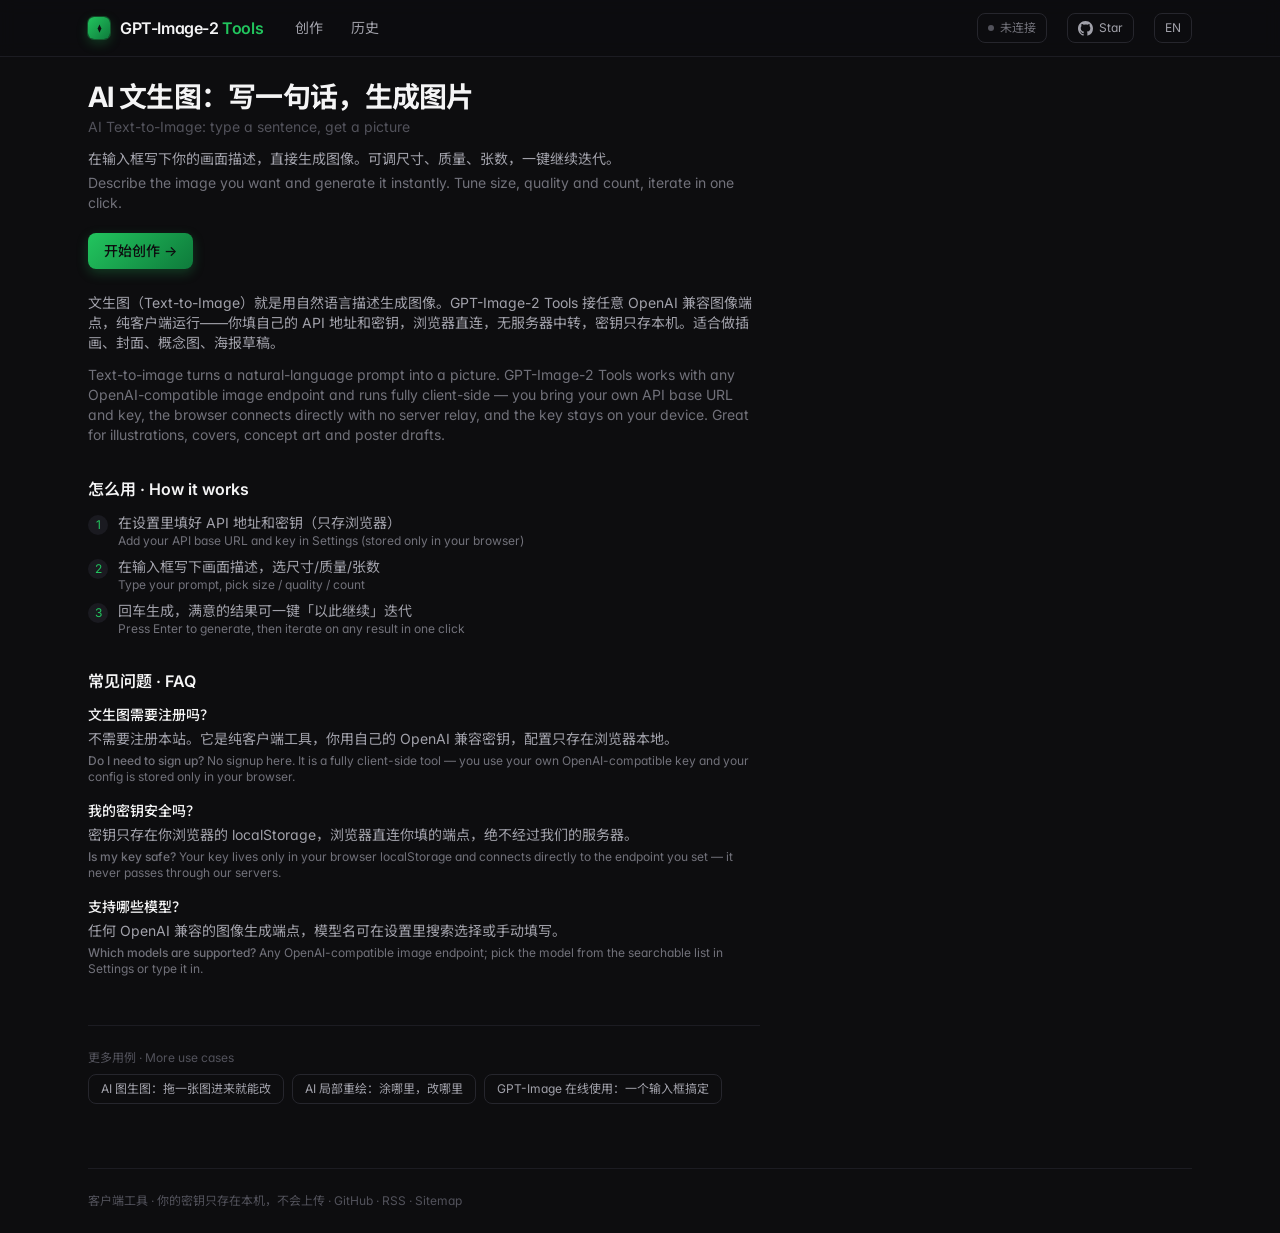
<file: text-to-image/index.html>
<!DOCTYPE html><html lang="zh-CN"> <head><meta charset="utf-8"><meta name="viewport" content="width=device-width, initial-scale=1, viewport-fit=cover"><title>AI 文生图在线工具 · 输入文字生成图片 — GPT-Image-2 Tools</title><meta name="description" content="免费在线 AI 文生图：写一句话就生成图片。BYOK 纯客户端，支持自定义 OpenAI 兼容端点、可调尺寸/质量/张数，密钥只存浏览器永不离开本机。"><link rel="canonical" href="https://image.markxian.cn/text-to-image/"><meta property="og:type" content="website"><meta property="og:title" content="AI 文生图在线工具 · 输入文字生成图片 — GPT-Image-2 Tools"><meta property="og:description" content="免费在线 AI 文生图：写一句话就生成图片。BYOK 纯客户端，支持自定义 OpenAI 兼容端点、可调尺寸/质量/张数，密钥只存浏览器永不离开本机。"><meta property="og:url" content="https://image.markxian.cn/text-to-image/"><meta property="og:image" content="https://image.markxian.cn/showcase/peaks.jpg"><meta property="og:image:width" content="1536"><meta property="og:image:height" content="1024"><meta name="twitter:card" content="summary_large_image"><meta name="twitter:image" content="https://image.markxian.cn/showcase/peaks.jpg"><link rel="preconnect" href="https://fonts.googleapis.com"><link rel="preconnect" href="https://fonts.gstatic.com" crossorigin><link href="https://fonts.googleapis.com/css2?family=Inter:wght@400;500;600;700&family=Noto+Sans+SC:wght@400;500;600;700&family=JetBrains+Mono:wght@400;500&display=swap" rel="stylesheet"><link rel="stylesheet" href="/_astro/_slug_.Czr3LsXv.css"><script type="module" src="/_astro/hoisted.HIeEhTlR.js"></script></head> <body> <header class="sticky top-0 z-30 border-b border-linesoft bg-ink/80 backdrop-blur"> <div class="mx-auto flex h-14 max-w-6xl items-center gap-5 px-4 sm:px-6"> <a href="/" class="flex items-center gap-2.5"> <span class="flex h-[22px] w-[22px] items-center justify-center rounded-md" style="background:linear-gradient(135deg,#22c55e,#0e7a3b);box-shadow:0 0 0 1px rgba(34,197,94,.3),0 4px 12px rgba(34,197,94,.25)"> <svg width="11" height="11" viewBox="0 0 12 12" fill="none"><path d="M6 1.5 L8 6 L6 10.5 L4 6 Z" fill="#0d0d0f"></path></svg> </span> <span class="font-semibold tracking-tight">GPT-Image-2 <span class="text-grass">Tools</span></span> </a> <nav class="flex gap-1 text-sm"> <a href="/" data-i18n="nav.create" class="rounded-lg px-3 py-1.5 transition text-fg2 hover:bg-panel2"> 创作 </a><a href="/gallery" data-i18n="nav.history" class="rounded-lg px-3 py-1.5 transition text-fg2 hover:bg-panel2"> 历史 </a> </nav> <div class="flex-1"></div> <div class="hidden items-center gap-1.5 rounded-lg border border-line px-2.5 py-1.5 text-xs text-mut sm:flex" id="conn-pill"> <span class="h-1.5 w-1.5 rounded-full bg-mut2"></span> <span>未连接</span> </div> <a href="https://github.com/xianjianlf2/gpt-image-2-tools" target="_blank" rel="noopener" title="Star on GitHub" aria-label="GitHub" class="flex items-center gap-1.5 rounded-lg border border-line px-2.5 py-1.5 text-xs text-fg2 transition hover:border-[#3a3a44] hover:text-fg"> <svg width="15" height="15" viewBox="0 0 16 16" fill="currentColor" aria-hidden="true"><path d="M8 0C3.58 0 0 3.58 0 8c0 3.54 2.29 6.53 5.47 7.59.4.07.55-.17.55-.38 0-.19-.01-.82-.01-1.49-2.01.37-2.53-.49-2.69-.94-.09-.23-.48-.94-.82-1.13-.28-.15-.68-.52-.01-.53.63-.01 1.08.58 1.23.82.72 1.21 1.87.87 2.33.66.07-.52.28-.87.51-1.07-1.78-.2-3.64-.89-3.64-3.95 0-.87.31-1.59.82-2.15-.08-.2-.36-1.02.08-2.12 0 0 .67-.21 2.2.82a7.6 7.6 0 0 1 2-.27c.68 0 1.36.09 2 .27 1.53-1.04 2.2-.82 2.2-.82.44 1.1.16 1.92.08 2.12.51.56.82 1.27.82 2.15 0 3.07-1.87 3.75-3.65 3.95.29.25.54.73.54 1.48 0 1.07-.01 1.93-.01 2.2 0 .21.15.46.55.38A8.01 8.01 0 0 0 16 8c0-4.42-3.58-8-8-8z"></path></svg> <span class="hidden sm:inline">Star</span> </a> <style>astro-island,astro-slot,astro-static-slot{display:contents}</style><script>(()=>{var e=async t=>{await(await t())()};(self.Astro||(self.Astro={})).load=e;window.dispatchEvent(new Event("astro:load"));})();;(()=>{var A=Object.defineProperty;var g=(i,o,a)=>o in i?A(i,o,{enumerable:!0,configurable:!0,writable:!0,value:a}):i[o]=a;var d=(i,o,a)=>g(i,typeof o!="symbol"?o+"":o,a);{let i={0:t=>m(t),1:t=>a(t),2:t=>new RegExp(t),3:t=>new Date(t),4:t=>new Map(a(t)),5:t=>new Set(a(t)),6:t=>BigInt(t),7:t=>new URL(t),8:t=>new Uint8Array(t),9:t=>new Uint16Array(t),10:t=>new Uint32Array(t),11:t=>1/0*t},o=t=>{let[l,e]=t;return l in i?i[l](e):void 0},a=t=>t.map(o),m=t=>typeof t!="object"||t===null?t:Object.fromEntries(Object.entries(t).map(([l,e])=>[l,o(e)]));class y extends HTMLElement{constructor(){super(...arguments);d(this,"Component");d(this,"hydrator");d(this,"hydrate",async()=>{var b;if(!this.hydrator||!this.isConnected)return;let e=(b=this.parentElement)==null?void 0:b.closest("astro-island[ssr]");if(e){e.addEventListener("astro:hydrate",this.hydrate,{once:!0});return}let c=this.querySelectorAll("astro-slot"),n={},h=this.querySelectorAll("template[data-astro-template]");for(let r of h){let s=r.closest(this.tagName);s!=null&&s.isSameNode(this)&&(n[r.getAttribute("data-astro-template")||"default"]=r.innerHTML,r.remove())}for(let r of c){let s=r.closest(this.tagName);s!=null&&s.isSameNode(this)&&(n[r.getAttribute("name")||"default"]=r.innerHTML)}let p;try{p=this.hasAttribute("props")?m(JSON.parse(this.getAttribute("props"))):{}}catch(r){let s=this.getAttribute("component-url")||"<unknown>",v=this.getAttribute("component-export");throw v&&(s+=` (export ${v})`),console.error(`[hydrate] Error parsing props for component ${s}`,this.getAttribute("props"),r),r}let u;await this.hydrator(this)(this.Component,p,n,{client:this.getAttribute("client")}),this.removeAttribute("ssr"),this.dispatchEvent(new CustomEvent("astro:hydrate"))});d(this,"unmount",()=>{this.isConnected||this.dispatchEvent(new CustomEvent("astro:unmount"))})}disconnectedCallback(){document.removeEventListener("astro:after-swap",this.unmount),document.addEventListener("astro:after-swap",this.unmount,{once:!0})}connectedCallback(){if(!this.hasAttribute("await-children")||document.readyState==="interactive"||document.readyState==="complete")this.childrenConnectedCallback();else{let e=()=>{document.removeEventListener("DOMContentLoaded",e),c.disconnect(),this.childrenConnectedCallback()},c=new MutationObserver(()=>{var n;((n=this.lastChild)==null?void 0:n.nodeType)===Node.COMMENT_NODE&&this.lastChild.nodeValue==="astro:end"&&(this.lastChild.remove(),e())});c.observe(this,{childList:!0}),document.addEventListener("DOMContentLoaded",e)}}async childrenConnectedCallback(){let e=this.getAttribute("before-hydration-url");e&&await import(e),this.start()}async start(){let e=JSON.parse(this.getAttribute("opts")),c=this.getAttribute("client");if(Astro[c]===void 0){window.addEventListener(`astro:${c}`,()=>this.start(),{once:!0});return}try{await Astro[c](async()=>{let n=this.getAttribute("renderer-url"),[h,{default:p}]=await Promise.all([import(this.getAttribute("component-url")),n?import(n):()=>()=>{}]),u=this.getAttribute("component-export")||"default";if(!u.includes("."))this.Component=h[u];else{this.Component=h;for(let f of u.split("."))this.Component=this.Component[f]}return this.hydrator=p,this.hydrate},e,this)}catch(n){console.error(`[astro-island] Error hydrating ${this.getAttribute("component-url")}`,n)}}attributeChangedCallback(){this.hydrate()}}d(y,"observedAttributes",["props"]),customElements.get("astro-island")||customElements.define("astro-island",y)}})();</script><astro-island uid="ZN1GRr" prefix="r0" component-url="/_astro/LangToggle.Bav_0a9q.js" component-export="default" renderer-url="/_astro/client.DrE9CFQR.js" props="{}" ssr="" client="load" opts="{&quot;name&quot;:&quot;LangToggle&quot;,&quot;value&quot;:true}" await-children=""><button class="rounded-lg border border-line px-2.5 py-1.5 text-xs text-fg2 transition hover:border-[#3a3a44] hover:text-fg" title="中 / EN">EN</button><!--astro:end--></astro-island> </div> </header> <main class="mx-auto max-w-6xl px-4 py-6 sm:px-6">  <script type="application/ld+json">{"@context":"https://schema.org","@graph":[{"@type":"SoftwareApplication","name":"GPT-Image-2 Tools","applicationCategory":"MultimediaApplication","operatingSystem":"Web","url":"https://image.markxian.cn/text-to-image","offers":{"@type":"Offer","price":"0","priceCurrency":"USD"},"description":"免费在线 AI 文生图：写一句话就生成图片。BYOK 纯客户端，支持自定义 OpenAI 兼容端点、可调尺寸/质量/张数，密钥只存浏览器永不离开本机。"},{"@type":"FAQPage","mainEntity":[{"@type":"Question","name":"文生图需要注册吗？","acceptedAnswer":{"@type":"Answer","text":"不需要注册本站。它是纯客户端工具，你用自己的 OpenAI 兼容密钥，配置只存在浏览器本地。"}},{"@type":"Question","name":"我的密钥安全吗？","acceptedAnswer":{"@type":"Answer","text":"密钥只存在你浏览器的 localStorage，浏览器直连你填的端点，绝不经过我们的服务器。"}},{"@type":"Question","name":"支持哪些模型？","acceptedAnswer":{"@type":"Answer","text":"任何 OpenAI 兼容的图像生成端点，模型名可在设置里搜索选择或手动填写。"}}]}]}</script> <article class="max-w-2xl"> <header class="mb-6"> <h1 class="text-2xl font-bold tracking-tight sm:text-[28px]">AI 文生图：写一句话，生成图片</h1> <p class="mt-1 text-sm text-mut2">AI Text-to-Image: type a sentence, get a picture</p> <p class="mt-3 text-sm text-fg2">在输入框写下你的画面描述，直接生成图像。可调尺寸、质量、张数，一键继续迭代。</p> <p class="mt-1 text-sm text-mut">Describe the image you want and generate it instantly. Tune size, quality and count, iterate in one click.</p> <a href="/" class="mt-5 inline-flex items-center gap-1.5 rounded-lg px-4 py-2 text-sm font-medium text-ink transition" style="background:linear-gradient(135deg,#22c55e,#0e7a3b);box-shadow:0 4px 12px rgba(34,197,94,.25)"> <span data-i18n="landing.cta">开始创作 →</span> </a> </header> <section class="space-y-3 text-sm text-fg2"> <p>文生图（Text-to-Image）就是用自然语言描述生成图像。GPT-Image-2 Tools 接任意 OpenAI 兼容图像端点，纯客户端运行——你填自己的 API 地址和密钥，浏览器直连，无服务器中转，密钥只存本机。适合做插画、封面、概念图、海报草稿。</p> <p class="text-mut">Text-to-image turns a natural-language prompt into a picture. GPT-Image-2 Tools works with any OpenAI-compatible image endpoint and runs fully client-side — you bring your own API base URL and key, the browser connects directly with no server relay, and the key stays on your device. Great for illustrations, covers, concept art and poster drafts.</p> </section> <section class="mt-8"> <h2 class="text-base font-semibold text-fg">怎么用 · How it works</h2> <ol class="mt-3 space-y-2 text-sm text-fg2"> <li class="flex gap-2.5"> <span class="mt-0.5 flex h-5 w-5 shrink-0 items-center justify-center rounded-full bg-panel2 text-xs text-grass"> 1 </span> <span> 在设置里填好 API 地址和密钥（只存浏览器） <span class="block text-xs text-mut">Add your API base URL and key in Settings (stored only in your browser)</span> </span> </li><li class="flex gap-2.5"> <span class="mt-0.5 flex h-5 w-5 shrink-0 items-center justify-center rounded-full bg-panel2 text-xs text-grass"> 2 </span> <span> 在输入框写下画面描述，选尺寸/质量/张数 <span class="block text-xs text-mut">Type your prompt, pick size / quality / count</span> </span> </li><li class="flex gap-2.5"> <span class="mt-0.5 flex h-5 w-5 shrink-0 items-center justify-center rounded-full bg-panel2 text-xs text-grass"> 3 </span> <span> 回车生成，满意的结果可一键「以此继续」迭代 <span class="block text-xs text-mut">Press Enter to generate, then iterate on any result in one click</span> </span> </li> </ol> </section> <section class="mt-8"> <h2 class="text-base font-semibold text-fg">常见问题 · FAQ</h2> <div class="mt-3 space-y-4"> <div> <h3 class="text-sm font-medium text-fg">文生图需要注册吗？</h3> <p class="mt-1 text-sm text-fg2">不需要注册本站。它是纯客户端工具，你用自己的 OpenAI 兼容密钥，配置只存在浏览器本地。</p> <p class="mt-1 text-xs text-mut"> <span class="font-medium">Do I need to sign up?</span> No signup here. It is a fully client-side tool — you use your own OpenAI-compatible key and your config is stored only in your browser. </p> </div><div> <h3 class="text-sm font-medium text-fg">我的密钥安全吗？</h3> <p class="mt-1 text-sm text-fg2">密钥只存在你浏览器的 localStorage，浏览器直连你填的端点，绝不经过我们的服务器。</p> <p class="mt-1 text-xs text-mut"> <span class="font-medium">Is my key safe?</span> Your key lives only in your browser localStorage and connects directly to the endpoint you set — it never passes through our servers. </p> </div><div> <h3 class="text-sm font-medium text-fg">支持哪些模型？</h3> <p class="mt-1 text-sm text-fg2">任何 OpenAI 兼容的图像生成端点，模型名可在设置里搜索选择或手动填写。</p> <p class="mt-1 text-xs text-mut"> <span class="font-medium">Which models are supported?</span> Any OpenAI-compatible image endpoint; pick the model from the searchable list in Settings or type it in. </p> </div> </div> </section> <nav class="mt-12 border-t border-linesoft pt-6"> <p class="text-xs text-mut2">更多用例 · More use cases</p> <div class="mt-2 flex flex-wrap gap-2"> <a href="/image-to-image" class="rounded-lg border border-line px-3 py-1.5 text-xs text-fg2 transition hover:border-[#3a3a44] hover:text-fg"> AI 图生图：拖一张图进来就能改 </a><a href="/inpaint" class="rounded-lg border border-line px-3 py-1.5 text-xs text-fg2 transition hover:border-[#3a3a44] hover:text-fg"> AI 局部重绘：涂哪里，改哪里 </a><a href="/gpt-image-online" class="rounded-lg border border-line px-3 py-1.5 text-xs text-fg2 transition hover:border-[#3a3a44] hover:text-fg"> GPT-Image 在线使用：一个输入框搞定 </a> </div> </nav> </article>  <footer class="mt-16 border-t border-linesoft pt-6 text-xs text-mut2"> <span data-i18n="footer.note">客户端工具 · 你的密钥只存在本机，不会上传</span> ·
<a href="https://github.com/xianjianlf2/gpt-image-2-tools" target="_blank" rel="noopener" class="hover:text-fg2">GitHub</a> ·
<a href="/rss.xml" class="hover:text-fg2">RSS</a> ·
<a href="/sitemap.xml" class="hover:text-fg2">Sitemap</a> </footer> </main>  <!-- Cloudflare Web Analytics（无 Cookie，仅匿名访问统计）·原样注入避免属性转义。
         token=image.markxian.cn 专属 site（仅本子域，与 zone 自动统计分开）。
         旧 token 0076769c 在本账号无任何数据（疑似属于别的 CF 账号），已弃用。 --> <script defer src='https://static.cloudflareinsights.com/beacon.min.js' data-cf-beacon='{"token": "2cf208e5455a4471b5e7d77f564bc8fc"}'></script> </body></html>
</file>
<file: _astro/_slug_.Czr3LsXv.css>
*,:before,:after{--tw-border-spacing-x: 0;--tw-border-spacing-y: 0;--tw-translate-x: 0;--tw-translate-y: 0;--tw-rotate: 0;--tw-skew-x: 0;--tw-skew-y: 0;--tw-scale-x: 1;--tw-scale-y: 1;--tw-pan-x: ;--tw-pan-y: ;--tw-pinch-zoom: ;--tw-scroll-snap-strictness: proximity;--tw-gradient-from-position: ;--tw-gradient-via-position: ;--tw-gradient-to-position: ;--tw-ordinal: ;--tw-slashed-zero: ;--tw-numeric-figure: ;--tw-numeric-spacing: ;--tw-numeric-fraction: ;--tw-ring-inset: ;--tw-ring-offset-width: 0px;--tw-ring-offset-color: #fff;--tw-ring-color: rgb(59 130 246 / .5);--tw-ring-offset-shadow: 0 0 #0000;--tw-ring-shadow: 0 0 #0000;--tw-shadow: 0 0 #0000;--tw-shadow-colored: 0 0 #0000;--tw-blur: ;--tw-brightness: ;--tw-contrast: ;--tw-grayscale: ;--tw-hue-rotate: ;--tw-invert: ;--tw-saturate: ;--tw-sepia: ;--tw-drop-shadow: ;--tw-backdrop-blur: ;--tw-backdrop-brightness: ;--tw-backdrop-contrast: ;--tw-backdrop-grayscale: ;--tw-backdrop-hue-rotate: ;--tw-backdrop-invert: ;--tw-backdrop-opacity: ;--tw-backdrop-saturate: ;--tw-backdrop-sepia: ;--tw-contain-size: ;--tw-contain-layout: ;--tw-contain-paint: ;--tw-contain-style: }::backdrop{--tw-border-spacing-x: 0;--tw-border-spacing-y: 0;--tw-translate-x: 0;--tw-translate-y: 0;--tw-rotate: 0;--tw-skew-x: 0;--tw-skew-y: 0;--tw-scale-x: 1;--tw-scale-y: 1;--tw-pan-x: ;--tw-pan-y: ;--tw-pinch-zoom: ;--tw-scroll-snap-strictness: proximity;--tw-gradient-from-position: ;--tw-gradient-via-position: ;--tw-gradient-to-position: ;--tw-ordinal: ;--tw-slashed-zero: ;--tw-numeric-figure: ;--tw-numeric-spacing: ;--tw-numeric-fraction: ;--tw-ring-inset: ;--tw-ring-offset-width: 0px;--tw-ring-offset-color: #fff;--tw-ring-color: rgb(59 130 246 / .5);--tw-ring-offset-shadow: 0 0 #0000;--tw-ring-shadow: 0 0 #0000;--tw-shadow: 0 0 #0000;--tw-shadow-colored: 0 0 #0000;--tw-blur: ;--tw-brightness: ;--tw-contrast: ;--tw-grayscale: ;--tw-hue-rotate: ;--tw-invert: ;--tw-saturate: ;--tw-sepia: ;--tw-drop-shadow: ;--tw-backdrop-blur: ;--tw-backdrop-brightness: ;--tw-backdrop-contrast: ;--tw-backdrop-grayscale: ;--tw-backdrop-hue-rotate: ;--tw-backdrop-invert: ;--tw-backdrop-opacity: ;--tw-backdrop-saturate: ;--tw-backdrop-sepia: ;--tw-contain-size: ;--tw-contain-layout: ;--tw-contain-paint: ;--tw-contain-style: }*,:before,:after{box-sizing:border-box;border-width:0;border-style:solid;border-color:#e5e7eb}:before,:after{--tw-content: ""}html,:host{line-height:1.5;-webkit-text-size-adjust:100%;-moz-tab-size:4;-o-tab-size:4;tab-size:4;font-family:Inter,Noto Sans SC,-apple-system,BlinkMacSystemFont,sans-serif;font-feature-settings:normal;font-variation-settings:normal;-webkit-tap-highlight-color:transparent}body{margin:0;line-height:inherit}hr{height:0;color:inherit;border-top-width:1px}abbr:where([title]){-webkit-text-decoration:underline dotted;text-decoration:underline dotted}h1,h2,h3,h4,h5,h6{font-size:inherit;font-weight:inherit}a{color:inherit;text-decoration:inherit}b,strong{font-weight:bolder}code,kbd,samp,pre{font-family:JetBrains Mono,ui-monospace,monospace;font-feature-settings:normal;font-variation-settings:normal;font-size:1em}small{font-size:80%}sub,sup{font-size:75%;line-height:0;position:relative;vertical-align:baseline}sub{bottom:-.25em}sup{top:-.5em}table{text-indent:0;border-color:inherit;border-collapse:collapse}button,input,optgroup,select,textarea{font-family:inherit;font-feature-settings:inherit;font-variation-settings:inherit;font-size:100%;font-weight:inherit;line-height:inherit;letter-spacing:inherit;color:inherit;margin:0;padding:0}button,select{text-transform:none}button,input:where([type=button]),input:where([type=reset]),input:where([type=submit]){-webkit-appearance:button;background-color:transparent;background-image:none}:-moz-focusring{outline:auto}:-moz-ui-invalid{box-shadow:none}progress{vertical-align:baseline}::-webkit-inner-spin-button,::-webkit-outer-spin-button{height:auto}[type=search]{-webkit-appearance:textfield;outline-offset:-2px}::-webkit-search-decoration{-webkit-appearance:none}::-webkit-file-upload-button{-webkit-appearance:button;font:inherit}summary{display:list-item}blockquote,dl,dd,h1,h2,h3,h4,h5,h6,hr,figure,p,pre{margin:0}fieldset{margin:0;padding:0}legend{padding:0}ol,ul,menu{list-style:none;margin:0;padding:0}dialog{padding:0}textarea{resize:vertical}input::-moz-placeholder,textarea::-moz-placeholder{opacity:1;color:#9ca3af}input::placeholder,textarea::placeholder{opacity:1;color:#9ca3af}button,[role=button]{cursor:pointer}:disabled{cursor:default}img,svg,video,canvas,audio,iframe,embed,object{display:block;vertical-align:middle}img,video{max-width:100%;height:auto}[hidden]:where(:not([hidden=until-found])){display:none}html{-webkit-tap-highlight-color:transparent}body{--tw-bg-opacity: 1;background-color:rgb(13 13 15 / var(--tw-bg-opacity, 1));--tw-text-opacity: 1;color:rgb(244 244 245 / var(--tw-text-opacity, 1));-webkit-font-smoothing:antialiased;-moz-osx-font-smoothing:grayscale;font-feature-settings:"cv11"}button,a,select,input,textarea{touch-action:manipulation}.input{width:100%;border-radius:.75rem;border-width:1px;--tw-border-opacity: 1;border-color:rgb(38 38 45 / var(--tw-border-opacity, 1));--tw-bg-opacity: 1;background-color:rgb(20 20 24 / var(--tw-bg-opacity, 1));padding:.75rem .875rem;font-size:1rem;line-height:1.5rem;--tw-text-opacity: 1;color:rgb(244 244 245 / var(--tw-text-opacity, 1));outline:2px solid transparent;outline-offset:2px;transition-property:color,background-color,border-color,text-decoration-color,fill,stroke,opacity,box-shadow,transform,filter,backdrop-filter;transition-timing-function:cubic-bezier(.4,0,.2,1);transition-duration:.15s}.input::-moz-placeholder{--tw-text-opacity: 1;color:rgb(82 82 91 / var(--tw-text-opacity, 1))}.input::placeholder{--tw-text-opacity: 1;color:rgb(82 82 91 / var(--tw-text-opacity, 1))}.input:focus{border-color:#22c55e99}@media (min-width: 640px){.input{font-size:.875rem;line-height:1.25rem}}.shimmer-bg{background:linear-gradient(90deg,#18181d,#232329,#18181d 80%);background-size:480px 100%}@keyframes shimmer{0%{background-position:-480px 0}to{background-position:480px 0}}.shimmer-bg{animation:shimmer 1.6s linear infinite}.btn-primary{display:flex;align-items:center;justify-content:center;gap:.5rem;border-radius:.75rem;font-weight:600;--tw-text-opacity: 1;color:rgb(13 13 15 / var(--tw-text-opacity, 1));transition-property:color,background-color,border-color,text-decoration-color,fill,stroke,opacity,box-shadow,transform,filter,backdrop-filter;transition-timing-function:cubic-bezier(.4,0,.2,1);transition-duration:.15s}.btn-primary:active{--tw-scale-x: .98;--tw-scale-y: .98;transform:translate(var(--tw-translate-x),var(--tw-translate-y)) rotate(var(--tw-rotate)) skew(var(--tw-skew-x)) skewY(var(--tw-skew-y)) scaleX(var(--tw-scale-x)) scaleY(var(--tw-scale-y))}.btn-primary{background:#22c55e;box-shadow:0 0 0 1px #22c55e80,0 8px 24px #22c55e38}.btn-primary:hover{filter:brightness(1.08)}.btn-primary:disabled{cursor:default;opacity:1;background:#141418;border:1px solid #26262d;color:#a1a1aa;box-shadow:none;filter:none}.chip{border-radius:9999px;border-width:1px;--tw-border-opacity: 1;border-color:rgb(38 38 45 / var(--tw-border-opacity, 1));--tw-bg-opacity: 1;background-color:rgb(26 26 32 / var(--tw-bg-opacity, 1));--tw-text-opacity: 1;color:rgb(161 161 170 / var(--tw-text-opacity, 1));transition-property:color,background-color,border-color,text-decoration-color,fill,stroke,opacity,box-shadow,transform,filter,backdrop-filter;transition-timing-function:cubic-bezier(.4,0,.2,1);transition-duration:.15s}.chip:hover{--tw-border-opacity: 1;border-color:rgb(58 58 68 / var(--tw-border-opacity, 1));--tw-text-opacity: 1;color:rgb(244 244 245 / var(--tw-text-opacity, 1))}.scroll-x{overflow-x:auto;scrollbar-width:none}.scroll-x::-webkit-scrollbar{display:none}.pointer-events-none{pointer-events:none}.pointer-events-auto{pointer-events:auto}.visible{visibility:visible}.static{position:static}.fixed{position:fixed}.absolute{position:absolute}.relative{position:relative}.sticky{position:sticky}.inset-0{inset:0}.inset-x-0{left:0;right:0}.-bottom-1\.5{bottom:-.375rem}.-right-1\.5{right:-.375rem}.bottom-0{bottom:0}.bottom-1{bottom:.25rem}.bottom-full{bottom:100%}.left-1{left:.25rem}.left-1\/2{left:50%}.left-2{left:.5rem}.left-4{left:1rem}.right-0{right:0}.right-1{right:.25rem}.right-2{right:.5rem}.right-2\.5{right:.625rem}.right-3{right:.75rem}.right-4{right:1rem}.top-0{top:0}.top-1{top:.25rem}.top-1\/2{top:50%}.top-16{top:4rem}.top-2{top:.5rem}.top-2\.5{top:.625rem}.z-10{z-index:10}.z-20{z-index:20}.z-30{z-index:30}.z-50{z-index:50}.z-\[60\]{z-index:60}.-mx-1{margin-left:-.25rem;margin-right:-.25rem}.mx-1{margin-left:.25rem;margin-right:.25rem}.mx-auto{margin-left:auto;margin-right:auto}.-mt-1{margin-top:-.25rem}.-mt-1\.5{margin-top:-.375rem}.mb-1{margin-bottom:.25rem}.mb-1\.5{margin-bottom:.375rem}.mb-2{margin-bottom:.5rem}.mb-2\.5{margin-bottom:.625rem}.mb-4{margin-bottom:1rem}.mb-5{margin-bottom:1.25rem}.mb-6{margin-bottom:1.5rem}.mb-7{margin-bottom:1.75rem}.ml-1{margin-left:.25rem}.ml-2{margin-left:.5rem}.ml-auto{margin-left:auto}.mr-1{margin-right:.25rem}.mr-auto{margin-right:auto}.mt-0\.5{margin-top:.125rem}.mt-1{margin-top:.25rem}.mt-1\.5{margin-top:.375rem}.mt-10{margin-top:2.5rem}.mt-12{margin-top:3rem}.mt-14{margin-top:3.5rem}.mt-16{margin-top:4rem}.mt-2{margin-top:.5rem}.mt-3{margin-top:.75rem}.mt-4{margin-top:1rem}.mt-5{margin-top:1.25rem}.mt-6{margin-top:1.5rem}.mt-8{margin-top:2rem}.line-clamp-2{overflow:hidden;display:-webkit-box;-webkit-box-orient:vertical;-webkit-line-clamp:2}.line-clamp-3{overflow:hidden;display:-webkit-box;-webkit-box-orient:vertical;-webkit-line-clamp:3}.block{display:block}.inline-block{display:inline-block}.flex{display:flex}.inline-flex{display:inline-flex}.table{display:table}.grid{display:grid}.hidden{display:none}.aspect-\[3\/4\]{aspect-ratio:3/4}.aspect-\[4\/3\]{aspect-ratio:4/3}.aspect-square{aspect-ratio:1 / 1}.h-1\.5{height:.375rem}.h-10{height:2.5rem}.h-11{height:2.75rem}.h-14{height:3.5rem}.h-16{height:4rem}.h-2{height:.5rem}.h-20{height:5rem}.h-24{height:6rem}.h-3{height:.75rem}.h-3\.5{height:.875rem}.h-4{height:1rem}.h-5{height:1.25rem}.h-6{height:1.5rem}.h-7{height:1.75rem}.h-9{height:2.25rem}.h-\[22px\]{height:22px}.h-\[46px\]{height:46px}.h-\[74px\]{height:74px}.h-\[84px\]{height:84px}.h-full{height:100%}.max-h-56{max-height:14rem}.max-h-60{max-height:15rem}.max-h-\[56vh\]{max-height:56vh}.max-h-\[78vh\]{max-height:78vh}.max-h-full{max-height:100%}.min-h-\[420px\]{min-height:420px}.min-h-\[88px\]{min-height:88px}.w-1\.5{width:.375rem}.w-10{width:2.5rem}.w-16{width:4rem}.w-2{width:.5rem}.w-24{width:6rem}.w-3{width:.75rem}.w-3\.5{width:.875rem}.w-4{width:1rem}.w-5{width:1.25rem}.w-6{width:1.5rem}.w-64{width:16rem}.w-7{width:1.75rem}.w-9{width:2.25rem}.w-\[124px\]{width:124px}.w-\[22px\]{width:22px}.w-\[72px\]{width:72px}.w-\[84px\]{width:84px}.w-auto{width:auto}.w-full{width:100%}.w-px{width:1px}.min-w-0{min-width:0px}.min-w-4{min-width:1rem}.max-w-2xl{max-width:42rem}.max-w-3xl{max-width:48rem}.max-w-5xl{max-width:64rem}.max-w-6xl{max-width:72rem}.max-w-\[420px\]{max-width:420px}.max-w-full{max-width:100%}.max-w-md{max-width:28rem}.flex-1{flex:1 1 0%}.flex-none{flex:none}.shrink-0{flex-shrink:0}.-translate-x-1\/2{--tw-translate-x: -50%;transform:translate(var(--tw-translate-x),var(--tw-translate-y)) rotate(var(--tw-rotate)) skew(var(--tw-skew-x)) skewY(var(--tw-skew-y)) scaleX(var(--tw-scale-x)) scaleY(var(--tw-scale-y))}.-translate-y-1\/2{--tw-translate-y: -50%;transform:translate(var(--tw-translate-x),var(--tw-translate-y)) rotate(var(--tw-rotate)) skew(var(--tw-skew-x)) skewY(var(--tw-skew-y)) scaleX(var(--tw-scale-x)) scaleY(var(--tw-scale-y))}.transform{transform:translate(var(--tw-translate-x),var(--tw-translate-y)) rotate(var(--tw-rotate)) skew(var(--tw-skew-x)) skewY(var(--tw-skew-y)) scaleX(var(--tw-scale-x)) scaleY(var(--tw-scale-y))}@keyframes fade-in{0%{opacity:0}to{opacity:1}}.animate-fade-in{animation:fade-in .3s ease-out both}@keyframes fade-in-up{0%{opacity:0;transform:translateY(8px)}to{opacity:1;transform:translateY(0)}}.animate-fade-in-up{animation:fade-in-up .45s cubic-bezier(.2,.7,.2,1) both}@keyframes glow-pulse{0%,to{opacity:.55}50%{opacity:1}}.animate-glow-pulse{animation:glow-pulse 1.2s ease-in-out infinite}@keyframes ping{75%,to{transform:scale(2);opacity:0}}.animate-ping{animation:ping 1s cubic-bezier(0,0,.2,1) infinite}@keyframes pulse{50%{opacity:.5}}.animate-pulse{animation:pulse 2s cubic-bezier(.4,0,.6,1) infinite}@keyframes spin{to{transform:rotate(360deg)}}.animate-spin{animation:spin 1s linear infinite}.cursor-crosshair{cursor:crosshair}.cursor-grab{cursor:grab}.cursor-pointer{cursor:pointer}.cursor-zoom-in{cursor:zoom-in}.touch-none{touch-action:none}.select-none{-webkit-user-select:none;-moz-user-select:none;user-select:none}.resize-y{resize:vertical}.scroll-mt-20{scroll-margin-top:5rem}.grid-cols-1{grid-template-columns:repeat(1,minmax(0,1fr))}.grid-cols-2{grid-template-columns:repeat(2,minmax(0,1fr))}.grid-cols-4{grid-template-columns:repeat(4,minmax(0,1fr))}.flex-col{flex-direction:column}.flex-wrap{flex-wrap:wrap}.place-items-center{place-items:center}.items-start{align-items:flex-start}.items-end{align-items:flex-end}.items-center{align-items:center}.items-baseline{align-items:baseline}.justify-end{justify-content:flex-end}.justify-center{justify-content:center}.justify-between{justify-content:space-between}.gap-1{gap:.25rem}.gap-1\.5{gap:.375rem}.gap-2{gap:.5rem}.gap-2\.5{gap:.625rem}.gap-3{gap:.75rem}.gap-3\.5{gap:.875rem}.gap-4{gap:1rem}.gap-5{gap:1.25rem}.gap-6{gap:1.5rem}.gap-x-3{-moz-column-gap:.75rem;column-gap:.75rem}.gap-y-1{row-gap:.25rem}.space-y-1\.5>:not([hidden])~:not([hidden]){--tw-space-y-reverse: 0;margin-top:calc(.375rem * calc(1 - var(--tw-space-y-reverse)));margin-bottom:calc(.375rem * var(--tw-space-y-reverse))}.space-y-2>:not([hidden])~:not([hidden]){--tw-space-y-reverse: 0;margin-top:calc(.5rem * calc(1 - var(--tw-space-y-reverse)));margin-bottom:calc(.5rem * var(--tw-space-y-reverse))}.space-y-3>:not([hidden])~:not([hidden]){--tw-space-y-reverse: 0;margin-top:calc(.75rem * calc(1 - var(--tw-space-y-reverse)));margin-bottom:calc(.75rem * var(--tw-space-y-reverse))}.space-y-4>:not([hidden])~:not([hidden]){--tw-space-y-reverse: 0;margin-top:calc(1rem * calc(1 - var(--tw-space-y-reverse)));margin-bottom:calc(1rem * var(--tw-space-y-reverse))}.space-y-5>:not([hidden])~:not([hidden]){--tw-space-y-reverse: 0;margin-top:calc(1.25rem * calc(1 - var(--tw-space-y-reverse)));margin-bottom:calc(1.25rem * var(--tw-space-y-reverse))}.overflow-auto{overflow:auto}.overflow-hidden{overflow:hidden}.truncate{overflow:hidden;text-overflow:ellipsis;white-space:nowrap}.whitespace-pre-wrap{white-space:pre-wrap}.rounded{border-radius:.25rem}.rounded-2xl{border-radius:1rem}.rounded-3xl{border-radius:1.5rem}.rounded-\[10px\]{border-radius:10px}.rounded-\[3px\]{border-radius:3px}.rounded-\[7px\]{border-radius:7px}.rounded-\[9px\]{border-radius:9px}.rounded-full{border-radius:9999px}.rounded-lg{border-radius:.5rem}.rounded-md{border-radius:.375rem}.rounded-xl{border-radius:.75rem}.border{border-width:1px}.border-2{border-width:2px}.border-\[1\.5px\]{border-width:1.5px}.border-b{border-bottom-width:1px}.border-t{border-top-width:1px}.border-dashed{border-style:dashed}.border-amber-500\/30{border-color:#f59e0b4d}.border-amber-500\/40{border-color:#f59e0b66}.border-current{border-color:currentColor}.border-grass{--tw-border-opacity: 1;border-color:rgb(34 197 94 / var(--tw-border-opacity, 1))}.border-grass\/25{border-color:#22c55e40}.border-grass\/30{border-color:#22c55e4d}.border-grass\/40{border-color:#22c55e66}.border-grass\/60{border-color:#22c55e99}.border-iris{--tw-border-opacity: 1;border-color:rgb(167 139 250 / var(--tw-border-opacity, 1))}.border-iris\/30{border-color:#a78bfa4d}.border-iris\/40{border-color:#a78bfa66}.border-iris\/50{border-color:#a78bfa80}.border-iris\/60{border-color:#a78bfa99}.border-line{--tw-border-opacity: 1;border-color:rgb(38 38 45 / var(--tw-border-opacity, 1))}.border-linesoft{--tw-border-opacity: 1;border-color:rgb(28 28 34 / var(--tw-border-opacity, 1))}.border-mut2{--tw-border-opacity: 1;border-color:rgb(82 82 91 / var(--tw-border-opacity, 1))}.border-red-500\/30{border-color:#ef44444d}.border-red-500\/40{border-color:#ef444466}.border-red-500\/50{border-color:#ef444480}.border-white\/25{border-color:#ffffff40}.border-white\/70{border-color:#ffffffb3}.border-t-transparent{border-top-color:transparent}.bg-amber-500\/\[0\.08\]{background-color:#f59e0b14}.bg-black\/40{background-color:#0006}.bg-black\/45{background-color:#00000073}.bg-black\/60{background-color:#0009}.bg-black\/70{background-color:#000000b3}.bg-grass{--tw-bg-opacity: 1;background-color:rgb(34 197 94 / var(--tw-bg-opacity, 1))}.bg-grass\/10{background-color:#22c55e1a}.bg-grass\/15{background-color:#22c55e26}.bg-grass\/60{background-color:#22c55e99}.bg-grass\/\[0\.04\]{background-color:#22c55e0a}.bg-grass\/\[0\.06\]{background-color:#22c55e0f}.bg-ink\/60{background-color:#0d0d0f99}.bg-ink\/80{background-color:#0d0d0fcc}.bg-ink\/85{background-color:#0d0d0fd9}.bg-ink\/90{background-color:#0d0d0fe6}.bg-ink\/95{background-color:#0d0d0ff2}.bg-iris{--tw-bg-opacity: 1;background-color:rgb(167 139 250 / var(--tw-bg-opacity, 1))}.bg-iris\/10{background-color:#a78bfa1a}.bg-iris\/80{background-color:#a78bfacc}.bg-iris\/\[0\.12\]{background-color:#a78bfa1f}.bg-line{--tw-bg-opacity: 1;background-color:rgb(38 38 45 / var(--tw-bg-opacity, 1))}.bg-mut2{--tw-bg-opacity: 1;background-color:rgb(82 82 91 / var(--tw-bg-opacity, 1))}.bg-panel{--tw-bg-opacity: 1;background-color:rgb(20 20 24 / var(--tw-bg-opacity, 1))}.bg-panel\/40{background-color:#14141866}.bg-panel\/80{background-color:#141418cc}.bg-panel\/85{background-color:#141418d9}.bg-panel2{--tw-bg-opacity: 1;background-color:rgb(26 26 32 / var(--tw-bg-opacity, 1))}.bg-panel2\/40{background-color:#1a1a2066}.bg-panel3{--tw-bg-opacity: 1;background-color:rgb(31 31 38 / var(--tw-bg-opacity, 1))}.bg-red-500\/15{background-color:#ef444426}.bg-red-500\/\[0\.08\]{background-color:#ef444414}.bg-transparent{background-color:transparent}.bg-white\/80{background-color:#fffc}.bg-gradient-to-t{background-image:linear-gradient(to top,var(--tw-gradient-stops))}.from-black\/80{--tw-gradient-from: rgb(0 0 0 / .8) var(--tw-gradient-from-position);--tw-gradient-to: rgb(0 0 0 / 0) var(--tw-gradient-to-position);--tw-gradient-stops: var(--tw-gradient-from), var(--tw-gradient-to)}.from-black\/85{--tw-gradient-from: rgb(0 0 0 / .85) var(--tw-gradient-from-position);--tw-gradient-to: rgb(0 0 0 / 0) var(--tw-gradient-to-position);--tw-gradient-stops: var(--tw-gradient-from), var(--tw-gradient-to)}.via-black\/20{--tw-gradient-to: rgb(0 0 0 / 0) var(--tw-gradient-to-position);--tw-gradient-stops: var(--tw-gradient-from), rgb(0 0 0 / .2) var(--tw-gradient-via-position), var(--tw-gradient-to)}.to-transparent{--tw-gradient-to: transparent var(--tw-gradient-to-position)}.object-contain{-o-object-fit:contain;object-fit:contain}.object-cover{-o-object-fit:cover;object-fit:cover}.p-1{padding:.25rem}.p-3{padding:.75rem}.p-3\.5{padding:.875rem}.p-4{padding:1rem}.p-6{padding:1.5rem}.p-\[18px\]{padding:18px}.p-\[3px\]{padding:3px}.px-0{padding-left:0;padding-right:0}.px-1{padding-left:.25rem;padding-right:.25rem}.px-1\.5{padding-left:.375rem;padding-right:.375rem}.px-2{padding-left:.5rem;padding-right:.5rem}.px-2\.5{padding-left:.625rem;padding-right:.625rem}.px-3{padding-left:.75rem;padding-right:.75rem}.px-3\.5{padding-left:.875rem;padding-right:.875rem}.px-4{padding-left:1rem;padding-right:1rem}.px-6{padding-left:1.5rem;padding-right:1.5rem}.py-0\.5{padding-top:.125rem;padding-bottom:.125rem}.py-1{padding-top:.25rem;padding-bottom:.25rem}.py-1\.5{padding-top:.375rem;padding-bottom:.375rem}.py-2{padding-top:.5rem;padding-bottom:.5rem}.py-2\.5{padding-top:.625rem;padding-bottom:.625rem}.py-3{padding-top:.75rem;padding-bottom:.75rem}.py-6{padding-top:1.5rem;padding-bottom:1.5rem}.pb-1{padding-bottom:.25rem}.pb-2{padding-bottom:.5rem}.pb-6{padding-bottom:1.5rem}.pb-\[calc\(0\.75rem\+env\(safe-area-inset-bottom\)\)\]{padding-bottom:calc(.75rem + env(safe-area-inset-bottom))}.pl-2{padding-left:.5rem}.pr-24{padding-right:6rem}.pr-8{padding-right:2rem}.pt-1{padding-top:.25rem}.pt-1\.5{padding-top:.375rem}.pt-2\.5{padding-top:.625rem}.pt-3{padding-top:.75rem}.pt-6{padding-top:1.5rem}.text-left{text-align:left}.text-center{text-align:center}.font-mono{font-family:JetBrains Mono,ui-monospace,monospace}.text-2xl{font-size:1.5rem;line-height:2rem}.text-\[10px\]{font-size:10px}.text-\[11px\]{font-size:11px}.text-\[12px\]{font-size:12px}.text-\[13px\]{font-size:13px}.text-\[15px\]{font-size:15px}.text-\[28px\]{font-size:28px}.text-base{font-size:1rem;line-height:1.5rem}.text-lg{font-size:1.125rem;line-height:1.75rem}.text-sm{font-size:.875rem;line-height:1.25rem}.text-xl{font-size:1.25rem;line-height:1.75rem}.text-xs{font-size:.75rem;line-height:1rem}.font-bold{font-weight:700}.font-medium{font-weight:500}.font-semibold{font-weight:600}.tabular-nums{--tw-numeric-spacing: tabular-nums;font-variant-numeric:var(--tw-ordinal) var(--tw-slashed-zero) var(--tw-numeric-figure) var(--tw-numeric-spacing) var(--tw-numeric-fraction)}.leading-relaxed{line-height:1.625}.leading-snug{line-height:1.375}.tracking-tight{letter-spacing:-.025em}.text-amber-200{--tw-text-opacity: 1;color:rgb(253 230 138 / var(--tw-text-opacity, 1))}.text-amber-300{--tw-text-opacity: 1;color:rgb(252 211 77 / var(--tw-text-opacity, 1))}.text-amber-400{--tw-text-opacity: 1;color:rgb(251 191 36 / var(--tw-text-opacity, 1))}.text-amber-400\/90{color:#fbbf24e6}.text-fg{--tw-text-opacity: 1;color:rgb(244 244 245 / var(--tw-text-opacity, 1))}.text-fg2{--tw-text-opacity: 1;color:rgb(161 161 170 / var(--tw-text-opacity, 1))}.text-grass{--tw-text-opacity: 1;color:rgb(34 197 94 / var(--tw-text-opacity, 1))}.text-ink{--tw-text-opacity: 1;color:rgb(13 13 15 / var(--tw-text-opacity, 1))}.text-iris{--tw-text-opacity: 1;color:rgb(167 139 250 / var(--tw-text-opacity, 1))}.text-mut{--tw-text-opacity: 1;color:rgb(113 113 122 / var(--tw-text-opacity, 1))}.text-mut2{--tw-text-opacity: 1;color:rgb(82 82 91 / var(--tw-text-opacity, 1))}.text-neutral-200{--tw-text-opacity: 1;color:rgb(229 229 229 / var(--tw-text-opacity, 1))}.text-red-200{--tw-text-opacity: 1;color:rgb(254 202 202 / var(--tw-text-opacity, 1))}.text-red-300{--tw-text-opacity: 1;color:rgb(252 165 165 / var(--tw-text-opacity, 1))}.text-red-400{--tw-text-opacity: 1;color:rgb(248 113 113 / var(--tw-text-opacity, 1))}.text-transparent{color:transparent}.text-white{--tw-text-opacity: 1;color:rgb(255 255 255 / var(--tw-text-opacity, 1))}.text-white\/90{color:#ffffffe6}.accent-iris{accent-color:#a78bfa}.opacity-0{opacity:0}.opacity-50{opacity:.5}.opacity-60{opacity:.6}.opacity-\[0\.45\]{opacity:.45}.shadow-xl{--tw-shadow: 0 20px 25px -5px rgb(0 0 0 / .1), 0 8px 10px -6px rgb(0 0 0 / .1);--tw-shadow-colored: 0 20px 25px -5px var(--tw-shadow-color), 0 8px 10px -6px var(--tw-shadow-color);box-shadow:var(--tw-ring-offset-shadow, 0 0 #0000),var(--tw-ring-shadow, 0 0 #0000),var(--tw-shadow)}.outline-none{outline:2px solid transparent;outline-offset:2px}.ring-1{--tw-ring-offset-shadow: var(--tw-ring-inset) 0 0 0 var(--tw-ring-offset-width) var(--tw-ring-offset-color);--tw-ring-shadow: var(--tw-ring-inset) 0 0 0 calc(1px + var(--tw-ring-offset-width)) var(--tw-ring-color);box-shadow:var(--tw-ring-offset-shadow),var(--tw-ring-shadow),var(--tw-shadow, 0 0 #0000)}.ring-2{--tw-ring-offset-shadow: var(--tw-ring-inset) 0 0 0 var(--tw-ring-offset-width) var(--tw-ring-offset-color);--tw-ring-shadow: var(--tw-ring-inset) 0 0 0 calc(2px + var(--tw-ring-offset-width)) var(--tw-ring-color);box-shadow:var(--tw-ring-offset-shadow),var(--tw-ring-shadow),var(--tw-shadow, 0 0 #0000)}.ring-inset{--tw-ring-inset: inset}.ring-grass\/25{--tw-ring-color: rgb(34 197 94 / .25)}.ring-grass\/40{--tw-ring-color: rgb(34 197 94 / .4)}.ring-iris\/50{--tw-ring-color: rgb(167 139 250 / .5)}.blur{--tw-blur: blur(8px);filter:var(--tw-blur) var(--tw-brightness) var(--tw-contrast) var(--tw-grayscale) var(--tw-hue-rotate) var(--tw-invert) var(--tw-saturate) var(--tw-sepia) var(--tw-drop-shadow)}.filter{filter:var(--tw-blur) var(--tw-brightness) var(--tw-contrast) var(--tw-grayscale) var(--tw-hue-rotate) var(--tw-invert) var(--tw-saturate) var(--tw-sepia) var(--tw-drop-shadow)}.backdrop-blur{--tw-backdrop-blur: blur(8px);backdrop-filter:var(--tw-backdrop-blur) var(--tw-backdrop-brightness) var(--tw-backdrop-contrast) var(--tw-backdrop-grayscale) var(--tw-backdrop-hue-rotate) var(--tw-backdrop-invert) var(--tw-backdrop-opacity) var(--tw-backdrop-saturate) var(--tw-backdrop-sepia)}.backdrop-blur-sm{--tw-backdrop-blur: blur(4px);backdrop-filter:var(--tw-backdrop-blur) var(--tw-backdrop-brightness) var(--tw-backdrop-contrast) var(--tw-backdrop-grayscale) var(--tw-backdrop-hue-rotate) var(--tw-backdrop-invert) var(--tw-backdrop-opacity) var(--tw-backdrop-saturate) var(--tw-backdrop-sepia)}.transition{transition-property:color,background-color,border-color,text-decoration-color,fill,stroke,opacity,box-shadow,transform,filter,backdrop-filter;transition-timing-function:cubic-bezier(.4,0,.2,1);transition-duration:.15s}.duration-500{transition-duration:.5s}.\[column-fill\:_balance\]{-moz-column-fill:balance;column-fill:balance}@media (prefers-reduced-motion: reduce){*,*:before,*:after{animation-duration:.01ms!important;animation-iteration-count:1!important;transition-duration:.01ms!important;scroll-behavior:auto!important}}.placeholder\:text-mut2::-moz-placeholder{--tw-text-opacity: 1;color:rgb(82 82 91 / var(--tw-text-opacity, 1))}.placeholder\:text-mut2::placeholder{--tw-text-opacity: 1;color:rgb(82 82 91 / var(--tw-text-opacity, 1))}.focus-within\:border-grass\/45:focus-within{border-color:#22c55e73}.hover\:border-\[\#3a3a44\]:hover{--tw-border-opacity: 1;border-color:rgb(58 58 68 / var(--tw-border-opacity, 1))}.hover\:border-grass\/50:hover{border-color:#22c55e80}.hover\:border-iris\/50:hover{border-color:#a78bfa80}.hover\:border-red-500\/40:hover{border-color:#ef444466}.hover\:bg-amber-500\/15:hover{background-color:#f59e0b26}.hover\:bg-black\/60:hover{background-color:#0009}.hover\:bg-grass\/20:hover{background-color:#22c55e33}.hover\:bg-iris\/15:hover{background-color:#a78bfa26}.hover\:bg-iris\/20:hover{background-color:#a78bfa33}.hover\:bg-panel2:hover{--tw-bg-opacity: 1;background-color:rgb(26 26 32 / var(--tw-bg-opacity, 1))}.hover\:bg-panel3:hover{--tw-bg-opacity: 1;background-color:rgb(31 31 38 / var(--tw-bg-opacity, 1))}.hover\:bg-red-500\/15:hover{background-color:#ef444426}.hover\:text-amber-300:hover{--tw-text-opacity: 1;color:rgb(252 211 77 / var(--tw-text-opacity, 1))}.hover\:text-fg:hover{--tw-text-opacity: 1;color:rgb(244 244 245 / var(--tw-text-opacity, 1))}.hover\:text-fg2:hover{--tw-text-opacity: 1;color:rgb(161 161 170 / var(--tw-text-opacity, 1))}.hover\:text-red-300:hover{--tw-text-opacity: 1;color:rgb(252 165 165 / var(--tw-text-opacity, 1))}.hover\:text-red-400:hover{--tw-text-opacity: 1;color:rgb(248 113 113 / var(--tw-text-opacity, 1))}.hover\:underline:hover{text-decoration-line:underline}.focus\:border-grass\/50:focus{border-color:#22c55e80}.active\:scale-95:active{--tw-scale-x: .95;--tw-scale-y: .95;transform:translate(var(--tw-translate-x),var(--tw-translate-y)) rotate(var(--tw-rotate)) skew(var(--tw-skew-x)) skewY(var(--tw-skew-y)) scaleX(var(--tw-scale-x)) scaleY(var(--tw-scale-y))}.active\:cursor-grabbing:active{cursor:grabbing}.disabled\:opacity-30:disabled{opacity:.3}.disabled\:opacity-40:disabled{opacity:.4}.disabled\:opacity-50:disabled{opacity:.5}.group:hover .group-hover\:opacity-0{opacity:0}.group:hover .group-hover\:opacity-100{opacity:1}@media (min-width: 640px){.sm\:inline{display:inline}.sm\:flex{display:flex}.sm\:hidden{display:none}.sm\:columns-2{-moz-columns:2;columns:2}.sm\:grid-cols-2{grid-template-columns:repeat(2,minmax(0,1fr))}.sm\:px-6{padding-left:1.5rem;padding-right:1.5rem}.sm\:text-\[28px\]{font-size:28px}}@media (min-width: 1024px){.lg\:flex{display:flex}.lg\:hidden{display:none}.lg\:columns-3{-moz-columns:3;columns:3}.lg\:grid-cols-\[440px_1fr\]{grid-template-columns:440px 1fr}.lg\:border-r{border-right-width:1px}.lg\:border-linesoft{--tw-border-opacity: 1;border-color:rgb(28 28 34 / var(--tw-border-opacity, 1))}.lg\:pr-6{padding-right:1.5rem}}@media (hover:none){.\[\@media\(hover\:none\)\]\:opacity-100{opacity:1}}
</file>
